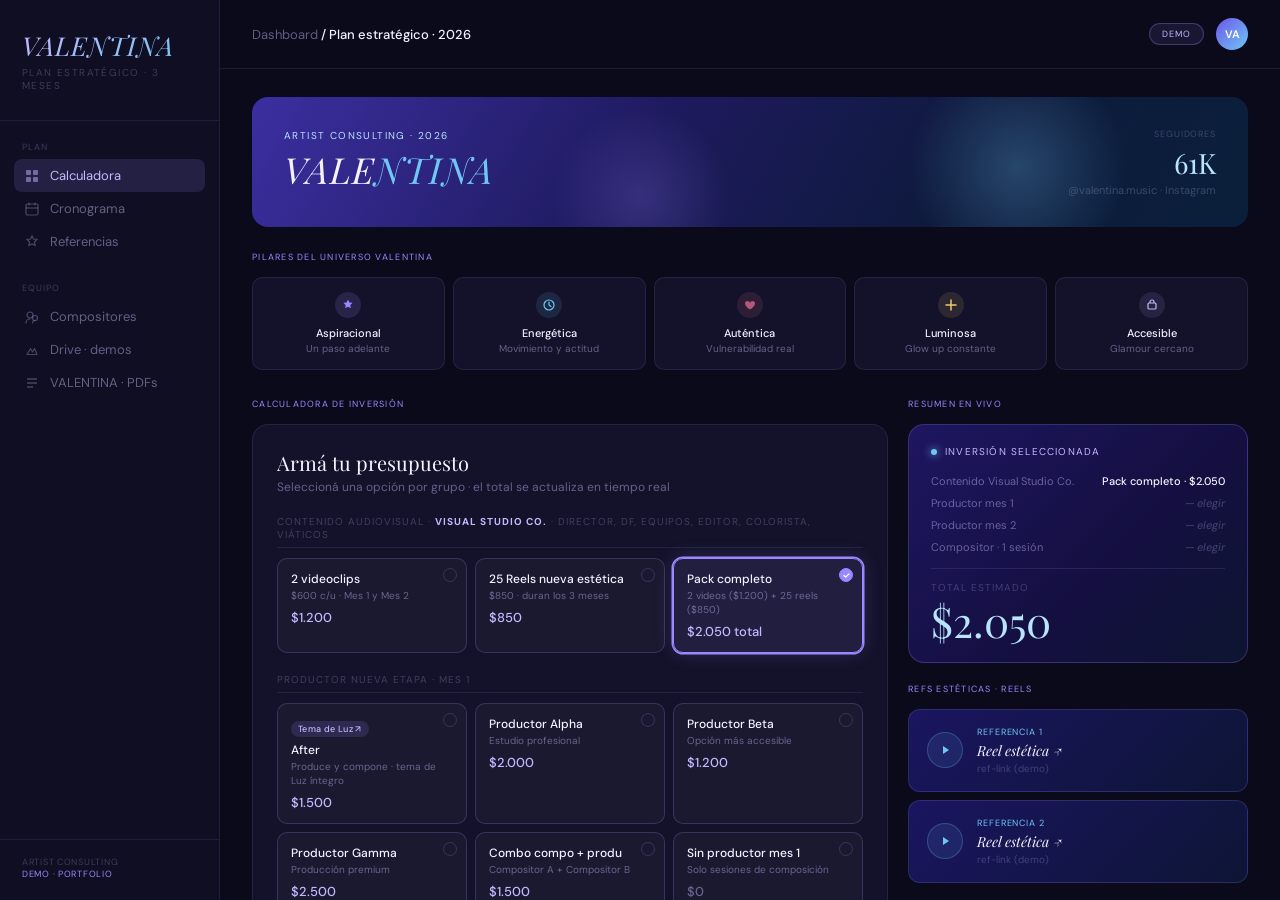
<file: dashboard-estrategia-artista/index.html>
<!DOCTYPE html>
<html lang="es">
<head>
<meta charset="UTF-8">
<meta name="viewport" content="width=device-width, initial-scale=1.0">
<title>Artist Strategic Plan — Demo</title>
<link href="https://fonts.googleapis.com/css2?family=Playfair+Display:ital,wght@0,400;0,700;1,400&family=DM+Sans:wght@300;400;500;600&display=swap" rel="stylesheet">
<style>
:root {
  --bg: #0b0a1a;
  --sidebar-bg: #0f0e22;
  --panel: #13122a;
  --panel2: #1a1835;
  --border: rgba(160,145,255,0.12);
  --border2: rgba(160,145,255,0.22);
  --violet: #9b87ff;
  --violet-d: #6c56e8;
  --violet-l: #c4b8ff;
  --sky: #6fc7f5;
  --sky-l: #b8e4fc;
  --rose: #f07098;
  --gold: #f0c96a;
  --silver-c: #9ea3bb;
  --bronze-c: #d49060;
  --white: #f4f2ff;
  --dim: rgba(200,195,255,0.45);
  --dim2: rgba(200,195,255,0.25);
  --sel-glow: 0 0 0 1.5px var(--violet), 0 0 20px rgba(155,135,255,0.2);
  --sel-bronze: 0 0 0 1.5px var(--bronze-c), 0 0 16px rgba(212,144,96,0.2);
  --sel-silver: 0 0 0 1.5px var(--silver-c), 0 0 16px rgba(158,163,187,0.2);
  --sel-gold: 0 0 0 1.5px var(--gold), 0 0 16px rgba(240,201,106,0.2);
}

* { box-sizing: border-box; margin: 0; padding: 0; }
html, body { height: 100%; }

body {
  font-family: 'DM Sans', sans-serif;
  background: var(--bg);
  color: var(--white);
  display: flex;
  min-height: 100vh;
  overflow-x: hidden;
}

a { color: inherit; text-decoration: none; }

/* ── SIDEBAR ── */
.sidebar {
  width: 220px;
  min-width: 220px;
  background: var(--sidebar-bg);
  border-right: 0.5px solid var(--border);
  display: flex;
  flex-direction: column;
  padding: 28px 0 20px;
  position: sticky;
  top: 0;
  height: 100vh;
  overflow-y: auto;
}

.logo {
  padding: 0 22px 28px;
  border-bottom: 0.5px solid var(--border);
  margin-bottom: 20px;
}
.logo-name {
  font-family: 'Playfair Display', serif;
  font-size: 26px;
  font-style: italic;
  letter-spacing: .04em;
  background: linear-gradient(135deg, var(--violet-l), var(--sky));
  -webkit-background-clip: text;
  -webkit-text-fill-color: transparent;
  background-clip: text;
}
.logo-sub {
  font-size: 10px;
  letter-spacing: .14em;
  text-transform: uppercase;
  color: var(--dim2);
  margin-top: 3px;
}

.nav-section {
  padding: 0 14px;
  margin-bottom: 24px;
}
.nav-label {
  font-size: 9px;
  letter-spacing: .12em;
  text-transform: uppercase;
  color: var(--dim2);
  padding: 0 8px;
  margin-bottom: 6px;
}
.nav-item {
  display: flex;
  align-items: center;
  gap: 10px;
  padding: 8px 10px;
  border-radius: 8px;
  font-size: 13px;
  color: var(--dim);
  cursor: pointer;
  transition: background .15s, color .15s;
  text-decoration: none;
}
.nav-item:hover { background: rgba(155,135,255,0.08); color: var(--white); }
.nav-item.active { background: rgba(155,135,255,0.15); color: var(--violet-l); }
.nav-icon { width: 16px; height: 16px; opacity: .7; flex-shrink: 0; }

.sidebar-footer {
  margin-top: auto;
  padding: 16px 22px 0;
  border-top: 0.5px solid var(--border);
}
.sidebar-badge {
  font-size: 9px;
  letter-spacing: .08em;
  text-transform: uppercase;
  color: var(--dim2);
}
.sidebar-badge span {
  color: var(--violet);
}

/* ── MAIN ── */
.main {
  flex: 1;
  overflow-y: auto;
  display: flex;
  flex-direction: column;
}

/* TOPBAR */
.topbar {
  display: flex;
  align-items: center;
  justify-content: space-between;
  padding: 18px 32px;
  border-bottom: 0.5px solid var(--border);
  position: sticky;
  top: 0;
  background: var(--bg);
  z-index: 10;
  backdrop-filter: blur(12px);
}
.topbar-left { font-size: 13px; color: var(--dim); }
.topbar-left strong { color: var(--white); font-weight: 500; }
.topbar-right {
  display: flex;
  align-items: center;
  gap: 12px;
}
.confidential-badge {
  font-size: 9px;
  letter-spacing: .12em;
  text-transform: uppercase;
  color: var(--violet);
  border: 0.5px solid rgba(155,135,255,0.3);
  padding: 4px 12px;
  border-radius: 20px;
}
.topbar-avatar {
  width: 32px;
  height: 32px;
  border-radius: 50%;
  background: linear-gradient(135deg, var(--violet-d), var(--sky));
  display: flex;
  align-items: center;
  justify-content: center;
  font-size: 11px;
  font-weight: 600;
  color: white;
}

/* ── CONTENT ── */
.content { padding: 28px 32px; flex: 1; }

/* HERO BANNER */
.hero-banner {
  border-radius: 16px;
  background: linear-gradient(120deg, #3b2fa0 0%, #1e1a5e 40%, #0e1a3d 70%, #0a1f3a 100%);
  padding: 28px 32px;
  margin-bottom: 24px;
  display: flex;
  align-items: center;
  justify-content: space-between;
  position: relative;
  overflow: hidden;
  min-height: 130px;
}
.hero-banner::before {
  content: '';
  position: absolute;
  top: -40px; right: 120px;
  width: 220px; height: 220px;
  border-radius: 50%;
  background: radial-gradient(circle, rgba(111,199,245,0.25) 0%, transparent 70%);
}
.hero-banner::after {
  content: '';
  position: absolute;
  bottom: -60px; left: 30%;
  width: 180px; height: 180px;
  border-radius: 50%;
  background: radial-gradient(circle, rgba(155,135,255,0.2) 0%, transparent 70%);
}
.hero-text { position: relative; z-index: 1; }
.hero-eyebrow {
  font-size: 10px;
  letter-spacing: .14em;
  text-transform: uppercase;
  color: var(--sky-l);
  margin-bottom: 8px;
}
.hero-title {
  font-family: 'Playfair Display', serif;
  font-size: 36px;
  font-style: italic;
  font-weight: 400;
  letter-spacing: .03em;
  line-height: 1.1;
  color: var(--white);
  margin-bottom: 6px;
}
.hero-title em { color: var(--sky); font-style: italic; }
.hero-tagline {
  font-size: 13px;
  color: rgba(200,195,255,0.6);
  font-style: italic;
}
.hero-right { position: relative; z-index: 1; text-align: right; }
.hero-stat-label { font-size: 9px; letter-spacing: .1em; text-transform: uppercase; color: var(--dim2); margin-bottom: 4px; }
.hero-stat-num {
  font-family: 'Playfair Display', serif;
  font-size: 28px;
  color: var(--sky-l);
}
.hero-stat-sub { font-size: 11px; color: var(--dim2); margin-top: 2px; }

/* TWO-COL LAYOUT */
.two-col {
  display: grid;
  grid-template-columns: 1fr 340px;
  gap: 20px;
  align-items: start;
}

/* SECTION TITLES */
.section-label {
  font-size: 9px;
  letter-spacing: .14em;
  text-transform: uppercase;
  color: var(--violet);
  margin-bottom: 14px;
}

/* ── CALCULATOR ── */
.calc-card {
  background: var(--panel);
  border: 0.5px solid var(--border);
  border-radius: 16px;
  padding: 24px;
  margin-bottom: 20px;
}
.calc-header { margin-bottom: 20px; }
.calc-title {
  font-family: 'Playfair Display', serif;
  font-size: 20px;
  color: var(--white);
  margin-bottom: 3px;
}
.calc-subtitle { font-size: 12px; color: var(--dim); }

.cgroup { margin-bottom: 20px; }
.cgroup-label {
  font-size: 10px;
  letter-spacing: .1em;
  text-transform: uppercase;
  color: var(--dim2);
  margin-bottom: 10px;
  padding-bottom: 6px;
  border-bottom: 0.5px solid var(--border);
}

/* OPTION GRID */
.ogrid { display: grid; gap: 8px; }
.ogrid.c2 { grid-template-columns: repeat(2,minmax(0,1fr)); }
.ogrid.c3 { grid-template-columns: repeat(3,minmax(0,1fr)); }
.ogrid.c4 { grid-template-columns: repeat(4,minmax(0,1fr)); }

.ocard {
  background: rgba(255,255,255,0.03);
  border: 0.5px solid var(--border2);
  border-radius: 10px;
  padding: 12px 13px;
  cursor: pointer;
  transition: all .15s;
  position: relative;
}
.ocard:hover { background: rgba(155,135,255,0.07); border-color: rgba(155,135,255,0.3); }
.ocard.sel { box-shadow: var(--sel-glow); border-color: var(--violet); background: rgba(155,135,255,0.1); }
.ocard.sel-bronze { box-shadow: var(--sel-bronze); border-color: var(--bronze-c); background: rgba(212,144,96,0.08); }
.ocard.sel-silver { box-shadow: var(--sel-silver); border-color: var(--silver-c); background: rgba(158,163,187,0.08); }
.ocard.sel-gold { box-shadow: var(--sel-gold); border-color: var(--gold); background: rgba(240,201,106,0.08); }

.ocheck {
  position: absolute;
  top: 9px; right: 9px;
  width: 14px; height: 14px;
  border-radius: 50%;
  border: 1px solid var(--border2);
  background: transparent;
  display: flex; align-items: center; justify-content: center;
  transition: all .15s;
}
.ocard.sel .ocheck { background: var(--violet); border-color: var(--violet); }
.ocard.sel-bronze .ocheck { background: var(--bronze-c); border-color: var(--bronze-c); }
.ocard.sel-silver .ocheck { background: var(--silver-c); border-color: var(--silver-c); }
.ocard.sel-gold .ocheck { background: var(--gold); border-color: var(--gold); }
.ocheck svg { display: none; }
.ocard.sel .ocheck svg, .ocard.sel-bronze .ocheck svg,
.ocard.sel-silver .ocheck svg, .ocard.sel-gold .ocheck svg { display: block; }

.obadge {
  display: inline-block;
  font-size: 9px;
  font-weight: 500;
  padding: 2px 7px;
  border-radius: 8px;
  margin-bottom: 5px;
  letter-spacing: .04em;
}
.b-bronze { background: rgba(212,144,96,0.15); color: var(--bronze-c); }
.b-silver { background: rgba(158,163,187,0.15); color: var(--silver-c); }
.b-gold { background: rgba(240,201,106,0.15); color: var(--gold); }
.b-link { background: rgba(155,135,255,0.15); color: var(--violet-l); }

.oname { font-size: 12px; font-weight: 500; color: var(--white); margin-bottom: 2px; padding-right: 18px; }
.odetail { font-size: 10px; color: var(--dim); line-height: 1.4; }
.oprice { font-size: 13px; font-weight: 500; color: var(--violet-l); margin-top: 6px; }
.oprice.bp { color: var(--bronze-c); }
.oprice.sp { color: var(--silver-c); }
.oprice.gp { color: var(--gold); }
.ofeats { margin-top: 5px; }
.ofeat {
  font-size: 10px;
  color: var(--dim);
  line-height: 1.5;
  padding-left: 10px;
  position: relative;
}
.ofeat::before {
  content: '';
  position: absolute;
  left: 0; top: 5px;
  width: 3px; height: 3px;
  border-radius: 50%;
  background: var(--violet);
}

/* ── LIVE TOTAL ── */
.live-total {
  background: linear-gradient(135deg, #1e1660 0%, #140f40 60%, #0d1530 100%);
  border: 0.5px solid rgba(155,135,255,0.25);
  border-radius: 16px;
  padding: 20px 22px;
  position: sticky;
  top: 78px;
}
.live-header {
  display: flex;
  align-items: center;
  gap: 8px;
  margin-bottom: 16px;
}
.live-dot {
  width: 6px; height: 6px;
  border-radius: 50%;
  background: var(--sky);
  box-shadow: 0 0 8px var(--sky);
  animation: pulse 2s ease-in-out infinite;
}
@keyframes pulse {
  0%, 100% { opacity: 1; }
  50% { opacity: .4; }
}
.live-title { font-size: 10px; letter-spacing: .12em; text-transform: uppercase; color: var(--violet-l); }

.live-rows { display: flex; flex-direction: column; gap: 8px; margin-bottom: 14px; }
.live-row { display: flex; justify-content: space-between; align-items: baseline; gap: 8px; }
.ll { font-size: 11px; color: var(--dim); flex-shrink: 0; }
.lv { font-size: 11px; font-weight: 500; color: var(--white); text-align: right; }
.lv.empty { color: var(--dim2); font-style: italic; }

.live-div {
  height: 0.5px;
  background: rgba(155,135,255,0.15);
  margin: 12px 0;
}

.live-grand-label { font-size: 10px; letter-spacing: .1em; text-transform: uppercase; color: var(--dim2); margin-bottom: 6px; }
.live-grand-num {
  font-family: 'Playfair Display', serif;
  font-size: 42px;
  font-weight: 400;
  color: var(--sky-l);
  line-height: 1;
}

/* PILARES */
.pilares {
  display: grid;
  grid-template-columns: repeat(5,1fr);
  gap: 8px;
  margin-bottom: 20px;
}
.pilar {
  background: var(--panel);
  border: 0.5px solid var(--border);
  border-radius: 10px;
  padding: 14px 10px;
  text-align: center;
  transition: border-color .15s;
}
.pilar:hover { border-color: rgba(155,135,255,0.3); }
.pdot {
  width: 26px; height: 26px;
  border-radius: 50%;
  margin: 0 auto 8px;
  display: flex; align-items: center; justify-content: center;
}
.pname { font-size: 11px; font-weight: 500; color: var(--white); margin-bottom: 2px; }
.pdesc { font-size: 10px; color: var(--dim); line-height: 1.3; }

/* CRONOGRAMA */
.months {
  display: grid;
  grid-template-columns: repeat(3,1fr);
  gap: 14px;
  margin-bottom: 20px;
}
.mcard {
  background: var(--panel);
  border: 0.5px solid var(--border);
  border-radius: 14px;
  overflow: hidden;
  display: flex;
  flex-direction: column;
}
.mhead { padding: 16px 18px 12px; border-bottom: 0.5px solid var(--border); }
.mnum { font-size: 9px; letter-spacing: .1em; text-transform: uppercase; margin-bottom: 4px; }
.m1 .mnum, .m2 .mnum { color: var(--violet-l); }
.m3 .mnum { color: var(--sky); }
.mtitle {
  font-family: 'Playfair Display', serif;
  font-size: 16px;
  color: var(--white);
  line-height: 1.25;
  margin-bottom: 3px;
}
.msub { font-size: 10px; color: var(--dim); }
.mweeks { padding: 14px 18px; flex: 1; }
.week { margin-bottom: 12px; }
.week:last-child { margin-bottom: 0; }
.wtag { font-size: 9px; letter-spacing: .08em; text-transform: uppercase; color: var(--violet); margin-bottom: 2px; }
.wfocus { font-size: 12px; font-weight: 500; color: var(--white); margin-bottom: 4px; }
.wtask {
  font-size: 11px;
  color: var(--dim);
  padding-left: 10px;
  position: relative;
  line-height: 1.5;
}
.wtask::before {
  content: '';
  position: absolute;
  left: 0; top: 6px;
  width: 3px; height: 3px;
  border-radius: 50%;
  background: var(--sky);
}
.mbud {
  padding: 12px 18px;
  border-top: 0.5px solid var(--border);
  background: rgba(255,255,255,0.02);
}
.bhead { font-size: 9px; letter-spacing: .1em; text-transform: uppercase; color: var(--dim2); margin-bottom: 7px; }
.brow { display: flex; justify-content: space-between; font-size: 11px; margin-bottom: 3px; }
.brow .bl { color: var(--dim); }
.brow .ba { font-weight: 500; color: var(--violet-l); }

/* REFERENCIAS */
.rgrid { display: grid; grid-template-columns: repeat(2,1fr); gap: 12px; margin-bottom: 20px; }
.rcard {
  background: var(--panel);
  border: 0.5px solid var(--border);
  border-radius: 12px;
  padding: 16px 18px;
}
.rlabel { font-size: 9px; letter-spacing: .1em; text-transform: uppercase; color: var(--dim2); margin-bottom: 6px; }
.rtitle {
  font-family: 'Playfair Display', serif;
  font-size: 16px;
  font-style: italic;
  color: var(--white);
  margin-bottom: 3px;
}
.rdetail { font-size: 11px; color: var(--dim); margin-bottom: 10px; line-height: 1.5; }
.tagsrow { display: flex; flex-wrap: wrap; gap: 4px; }
.tag {
  font-size: 10px;
  padding: 3px 8px;
  border-radius: 6px;
  border: 0.5px solid var(--border2);
  color: var(--dim);
}
.tag.c { border-color: rgba(111,199,245,0.25); color: var(--sky-l); background: rgba(111,199,245,0.07); }

/* COMPOSITORES */
.cgrid { display: grid; grid-template-columns: repeat(3,1fr); gap: 10px; margin-bottom: 20px; }
.ccard {
  background: var(--panel);
  border: 0.5px solid var(--border);
  border-radius: 12px;
  overflow: hidden;
}
.chead {
  padding: 12px 14px 10px;
  border-bottom: 0.5px solid var(--border);
  background: linear-gradient(135deg, rgba(155,135,255,0.05), transparent);
}
.crole { font-size: 9px; letter-spacing: .08em; text-transform: uppercase; color: var(--dim2); margin-bottom: 3px; }
.cname {
  font-family: 'Playfair Display', serif;
  font-size: 16px;
  color: var(--white);
}
.csub { font-size: 10px; color: var(--dim); margin-top: 1px; }
.cbody { padding: 10px 14px 12px; }
.cwlabel { font-size: 9px; letter-spacing: .06em; text-transform: uppercase; color: var(--violet); margin-bottom: 4px; }
.cwork { font-size: 11px; color: var(--dim); margin-bottom: 2px; }
.clink {
  display: inline-block;
  margin-top: 8px;
  font-size: 11px;
  font-weight: 500;
  color: var(--sky);
  border: 0.5px solid rgba(111,199,245,0.25);
  padding: 4px 10px;
  border-radius: 6px;
  transition: background .15s;
}
.clink:hover { background: rgba(111,199,245,0.08); }

/* DRIVE */
.drive-bar {
  background: linear-gradient(120deg, #1a1050 0%, #0d1535 100%);
  border: 0.5px solid rgba(111,199,245,0.2);
  border-radius: 12px;
  padding: 16px 20px;
  margin-bottom: 20px;
  display: flex;
  align-items: center;
  justify-content: space-between;
  gap: 16px;
}
.dlabel { font-size: 9px; letter-spacing: .1em; text-transform: uppercase; color: var(--sky); margin-bottom: 4px; }
.dtitle {
  font-family: 'Playfair Display', serif;
  font-size: 16px;
  color: var(--white);
  margin-bottom: 2px;
}
.dsub { font-size: 11px; color: var(--dim); }
.dbtn {
  flex-shrink: 0;
  padding: 9px 18px;
  border-radius: 8px;
  background: rgba(111,199,245,0.1);
  border: 0.5px solid rgba(111,199,245,0.3);
  color: var(--sky-l);
  font-size: 12px;
  font-weight: 500;
  white-space: nowrap;
  transition: background .15s;
}
.dbtn:hover { background: rgba(111,199,245,0.18); }

/* CHALLENGE */
.chal-bar {
  background: linear-gradient(120deg, #1a1050 0%, #0e1230 100%);
  border: 0.5px solid rgba(155,135,255,0.2);
  border-radius: 12px;
  padding: 18px 22px;
  margin-bottom: 20px;
  display: flex;
  align-items: center;
  gap: 18px;
}
.chalicon {
  width: 44px; height: 44px;
  border-radius: 50%;
  background: rgba(155,135,255,0.1);
  border: 0.5px solid rgba(155,135,255,0.25);
  flex-shrink: 0;
  display: flex; align-items: center; justify-content: center;
}
.challabel { font-size: 9px; letter-spacing: .1em; text-transform: uppercase; color: var(--violet-l); margin-bottom: 4px; }
.chaltext { font-size: 12px; color: var(--dim); line-height: 1.6; }
.chaltext strong { color: var(--white); font-weight: 500; }
.chaltagline {
  font-family: 'Playfair Display', serif;
  font-size: 14px;
  font-style: italic;
  color: var(--violet-l);
  margin-top: 5px;
}

/* REFS VISUALES */
.ref-visual-grid { display: grid; grid-template-columns: 1fr 1fr; gap: 10px; margin-bottom: 20px; }
.ref-visual-card {
  background: linear-gradient(135deg, #1a1560, #0d1535);
  border: 0.5px solid rgba(155,135,255,0.2);
  border-radius: 12px;
  padding: 16px 18px;
  display: flex;
  align-items: center;
  gap: 14px;
  text-decoration: none;
  transition: border-color .15s;
}
.ref-visual-card:hover { border-color: rgba(111,199,245,0.4); }
.ref-play {
  width: 36px; height: 36px;
  border-radius: 50%;
  background: rgba(111,199,245,0.1);
  border: 0.5px solid rgba(111,199,245,0.25);
  flex-shrink: 0;
  display: flex; align-items: center; justify-content: center;
}
.ref-eyebrow { font-size: 9px; letter-spacing: .1em; text-transform: uppercase; color: var(--sky); margin-bottom: 3px; }
.ref-name {
  font-family: 'Playfair Display', serif;
  font-size: 14px;
  font-style: italic;
  color: var(--white);
}
.ref-url { font-size: 10px; color: var(--dim2); margin-top: 2px; }

/* NOTE */
.note { font-size: 10px; color: var(--dim2); font-style: italic; margin-top: 6px; }

/* FOOTER */
.footer {
  padding: 16px 32px;
  border-top: 0.5px solid var(--border);
  display: flex;
  justify-content: space-between;
  align-items: center;
}
.fbrand {
  font-family: 'Playfair Display', serif;
  font-size: 13px;
  font-style: italic;
  color: var(--dim2);
}
.finfo { font-size: 10px; color: var(--dim2); letter-spacing: .06em; }

/* SCROLLBAR */
::-webkit-scrollbar { width: 4px; }
::-webkit-scrollbar-track { background: transparent; }
::-webkit-scrollbar-thumb { background: rgba(155,135,255,0.2); border-radius: 2px; }

/* ── RESPONSIVE MOBILE ── */
@media (max-width: 900px) {
  /* Cronograma: de 3 columnas a 1 columna */
  .months {
    grid-template-columns: 1fr;
  }
}

@media (max-width: 768px) {
  body { flex-direction: column; }

  /* SIDEBAR → barra horizontal */
  .sidebar {
    width: 100%;
    min-width: unset;
    height: auto;
    position: relative;
    top: auto;
    flex-direction: row;
    flex-wrap: nowrap;
    overflow-x: auto;
    padding: 10px 12px;
    border-right: none;
    border-bottom: 0.5px solid var(--border);
    align-items: center;
    gap: 4px;
    -webkit-overflow-scrolling: touch;
  }
  .logo {
    padding: 0 12px 0 0;
    border-bottom: none;
    margin-bottom: 0;
    border-right: 0.5px solid var(--border);
    margin-right: 8px;
    flex-shrink: 0;
  }
  .logo-name { font-size: 18px; }
  .logo-sub { display: none; }
  .nav-section {
    display: flex;
    flex-direction: row;
    gap: 2px;
    padding: 0;
    margin-bottom: 0;
    flex-shrink: 0;
  }
  .nav-label { display: none; }
  .nav-item {
    padding: 6px 10px;
    font-size: 12px;
    white-space: nowrap;
    flex-shrink: 0;
  }
  .sidebar-footer { display: none; }

  /* MAIN */
  .main { overflow-y: visible; min-height: 0; }

  /* TOPBAR */
  .topbar {
    padding: 10px 14px;
    position: relative;
    top: auto;
  }
  .topbar-left { font-size: 11px; }
  .confidential-badge { display: none; }

  /* CONTENT */
  .content { padding: 14px; }

  /* HERO */
  .hero-banner {
    flex-direction: column;
    align-items: flex-start;
    gap: 12px;
    padding: 18px;
    min-height: auto;
  }
  .hero-title { font-size: 26px; }
  .hero-right { text-align: left; }

  /* PILARES */
  .pilares { gap: 6px; flex-wrap: wrap; }
  .pilar { min-width: 70px; }

  /* TWO-COL → una columna */
  .two-col { grid-template-columns: 1fr; }

  /* CALCULADORA */
  .calc-card { padding: 14px; }
  .cgroup { margin-bottom: 18px; }
  .ogrid.c3 { grid-template-columns: 1fr 1fr; }
  .ogrid.c4 { grid-template-columns: 1fr 1fr; }
  .ogrid.c2 { grid-template-columns: 1fr; }

  /* CRONOGRAMA → una columna por mes, semanas en columna */
  .months { grid-template-columns: 1fr; gap: 12px; }
  .mcard { border-radius: 12px; }
  .mhead { padding: 14px 14px 10px; }
  .mtitle { font-size: 15px; }
  .mweeks { padding: 10px 14px; }
  .week { margin-bottom: 14px; padding-bottom: 14px; border-bottom: 0.5px solid var(--border); }
  .week:last-child { border-bottom: none; margin-bottom: 0; padding-bottom: 0; }
  .wtag { font-size: 9px; margin-bottom: 4px; }
  .wfocus { font-size: 13px; margin-bottom: 8px; }
  .wtask { font-size: 12px; padding: 4px 0 4px 10px; }
  .mbud { padding: 10px 14px; }
  .brow { font-size: 12px; padding: 6px 0; }

  /* REFS */
  .ref-visual-grid { grid-template-columns: 1fr; }

  /* LIVE TOTAL */
  .live-total { position: relative; top: auto; }
  .live-grand-num { font-size: 28px; }
}

@media (max-width: 420px) {
  .ogrid.c3, .ogrid.c4 { grid-template-columns: 1fr; }
  .hero-title { font-size: 22px; }
  .hero-stat-num { font-size: 22px; }
  .ocard { padding: 12px; }
  .oname { font-size: 13px; }
  .oprice { font-size: 13px; }
}
</style>
</head>
<body>

<!-- SIDEBAR -->
<nav class="sidebar">
  <div class="logo">
    <div class="logo-name">VALENTINA</div>
    <div class="logo-sub">Plan estratégico · 3 meses</div>
  </div>

  <div class="nav-section">
    <div class="nav-label">Plan</div>
    <a href="#calc" class="nav-item active">
      <svg class="nav-icon" viewBox="0 0 16 16" fill="none"><rect x="2" y="2" width="5" height="5" rx="1" fill="currentColor" opacity=".7"/><rect x="9" y="2" width="5" height="5" rx="1" fill="currentColor" opacity=".7"/><rect x="2" y="9" width="5" height="5" rx="1" fill="currentColor" opacity=".7"/><rect x="9" y="9" width="5" height="5" rx="1" fill="currentColor" opacity=".7"/></svg>
      Calculadora
    </a>
    <a href="#cronograma" class="nav-item">
      <svg class="nav-icon" viewBox="0 0 16 16" fill="none"><rect x="2" y="3" width="12" height="11" rx="1.5" stroke="currentColor" stroke-width="1.2"/><path d="M5 2v2M11 2v2" stroke="currentColor" stroke-width="1.2" stroke-linecap="round"/><path d="M2 7h12" stroke="currentColor" stroke-width="1.2"/></svg>
      Cronograma
    </a>
    <a href="#refs" class="nav-item">
      <svg class="nav-icon" viewBox="0 0 16 16" fill="none"><path d="M8 2l1.5 3 3.5.5-2.5 2.5.6 3.5L8 10l-3.1 1.5.6-3.5L3 5.5l3.5-.5z" stroke="currentColor" stroke-width="1.2" fill="none"/></svg>
      Referencias
    </a>
  </div>

  <div class="nav-section">
    <div class="nav-label">Equipo</div>
    <a href="#compositores" class="nav-item">
      <svg class="nav-icon" viewBox="0 0 16 16" fill="none"><circle cx="6" cy="6" r="3" stroke="currentColor" stroke-width="1.2"/><path d="M2 14c0-2.2 1.8-4 4-4" stroke="currentColor" stroke-width="1.2" stroke-linecap="round"/><circle cx="11" cy="9" r="2.5" stroke="currentColor" stroke-width="1.2"/><path d="M8.5 14c0-1.4.9-2.5 2.5-2.5" stroke="currentColor" stroke-width="1.2" stroke-linecap="round"/></svg>
      Compositores
    </a>
    <a href="#demo-link" target="_blank" class="nav-item">
      <svg class="nav-icon" viewBox="0 0 16 16" fill="none"><path d="M3 12.5L6.5 6.5 8.5 10l2-3.5 2.5 6H3z" stroke="currentColor" stroke-width="1.1" stroke-linejoin="round"/></svg>
      Drive · demos
    </a>
    <a href="#demo-link" target="_blank" class="nav-item">
      <svg class="nav-icon" viewBox="0 0 16 16" fill="none"><path d="M3 3h10v2H3zM3 7h10v2H3zM3 11h6v2H3z" fill="currentColor" opacity=".7"/></svg>
      VALENTINA · PDFs
    </a>
  </div>

  <div class="sidebar-footer">
    <div class="sidebar-badge">Artist Consulting<br><span>Demo · Portfolio</span></div>
  </div>
</nav>

<!-- MAIN -->
<div class="main">
  <!-- TOPBAR -->
  <div class="topbar">
    <div class="topbar-left">Dashboard <strong>/ Plan estratégico · 2026</strong></div>
    <div class="topbar-right">
      <div class="confidential-badge" style="background:rgba(155,135,255,0.1);color:var(--violet-l);">Demo</div>
      <div class="topbar-avatar">VA</div>
    </div>
  </div>

  <div class="content">

    <!-- HERO -->
    <div class="hero-banner">
      <div class="hero-text">
        <div class="hero-eyebrow">Artist Consulting · 2026</div>
        <div class="hero-title">VALE<em>NTINA</em></div>

      </div>
      <div class="hero-right">
        <div class="hero-stat-label">Seguidores</div>
        <div class="hero-stat-num">61K</div>
        <div class="hero-stat-sub">@valentina.music · Instagram</div>
      </div>
    </div>

    <!-- PILARES -->
    <div class="section-label">Pilares del universo Valentina</div>
    <div class="pilares" style="margin-bottom:28px;">
      <div class="pilar"><div class="pdot" style="background:rgba(155,135,255,0.15)"><svg width="14" height="14" viewBox="0 0 14 14" fill="none"><path d="M7 1.5l1.4 2.9 3.2.47-2.3 2.24.54 3.17L7 8.82l-2.84 1.48.54-3.17L2.4 4.87l3.2-.47z" fill="#9b87ff"/></svg></div><div class="pname">Aspiracional</div><div class="pdesc">Un paso adelante</div></div>
      <div class="pilar"><div class="pdot" style="background:rgba(111,199,245,0.12)"><svg width="14" height="14" viewBox="0 0 14 14" fill="none"><circle cx="7" cy="7" r="5" stroke="#6fc7f5" stroke-width="1.2"/><path d="M7 4v3l2 1.5" stroke="#6fc7f5" stroke-width="1.2" stroke-linecap="round"/></svg></div><div class="pname">Energética</div><div class="pdesc">Movimiento y actitud</div></div>
      <div class="pilar"><div class="pdot" style="background:rgba(240,112,152,0.12)"><svg width="14" height="14" viewBox="0 0 14 14" fill="none"><path d="M7 11.5C7 11.5 2 8.5 2 5.5a2.5 2.5 0 015 0 2.5 2.5 0 015 0c0 3-5 6-5 6z" fill="#f07098" opacity=".7"/></svg></div><div class="pname">Auténtica</div><div class="pdesc">Vulnerabilidad real</div></div>
      <div class="pilar"><div class="pdot" style="background:rgba(240,201,106,0.12)"><svg width="14" height="14" viewBox="0 0 14 14" fill="none"><path d="M7 2v10M2 7h10" stroke="#f0c96a" stroke-width="1.5" stroke-linecap="round"/></svg></div><div class="pname">Luminosa</div><div class="pdesc">Glow up constante</div></div>
      <div class="pilar"><div class="pdot" style="background:rgba(196,184,255,0.1)"><svg width="14" height="14" viewBox="0 0 14 14" fill="none"><rect x="3" y="5" width="8" height="6" rx="1" stroke="#c4b8ff" stroke-width="1.2"/><path d="M5 5V4a2 2 0 014 0v1" stroke="#c4b8ff" stroke-width="1.2"/></svg></div><div class="pname">Accesible</div><div class="pdesc">Glamour cercano</div></div>
    </div>

    <!-- CALCULATOR + LIVE TOTAL -->
    <div id="calc" class="two-col">

      <!-- LEFT: CALC -->
      <div>
        <div class="section-label">Calculadora de inversión</div>
        <div class="calc-card">
          <div class="calc-header">
            <div class="calc-title">Armá tu presupuesto</div>
            <div class="calc-subtitle">Seleccioná una opción por grupo · el total se actualiza en tiempo real</div>
          </div>

          <!-- CONTENIDO AUDIOVISUAL -->
          <div class="cgroup">
            <div class="cgroup-label">Contenido audiovisual · <strong style="color:var(--violet-l);">Visual Studio Co.</strong> · Director, DF, equipos, editor, colorista, viáticos</div>
            <div class="ogrid c3">
              <div class="ocard" data-group="cont_videos" data-value="1200" data-label="2 videos · $1.200">
                <div class="ocheck"><svg width="7" height="5" viewBox="0 0 8 6" fill="none"><path d="M1 3l2 2 4-4" stroke="white" stroke-width="1.5" stroke-linecap="round" stroke-linejoin="round"/></svg></div>
                <div class="oname">2 videoclips</div>
                <div class="odetail">$600 c/u · Mes 1 y Mes 2</div>
                <div class="oprice">$1.200</div>
              </div>
              <div class="ocard" data-group="cont_reels" data-value="850" data-label="25 Reels · $850">
                <div class="ocheck"><svg width="7" height="5" viewBox="0 0 8 6" fill="none"><path d="M1 3l2 2 4-4" stroke="white" stroke-width="1.5" stroke-linecap="round" stroke-linejoin="round"/></svg></div>
                <div class="oname">25 Reels nueva estética</div>
                <div class="odetail">$850 · duran los 3 meses</div>
                <div class="oprice">$850</div>
              </div>
              <div class="ocard sel" data-group="cont_combo" data-value="2050" data-label="Pack completo · $2.050">
                <div class="ocheck"><svg width="7" height="5" viewBox="0 0 8 6" fill="none"><path d="M1 3l2 2 4-4" stroke="white" stroke-width="1.5" stroke-linecap="round" stroke-linejoin="round"/></svg></div>
                <div class="oname">Pack completo</div>
                <div class="odetail">2 videos ($1.200) + 25 reels ($850)</div>
                <div class="oprice">$2.050 total</div>
              </div>
            </div>
          </div>

          <!-- PRODUCTOR MES 1 -->
          <div class="cgroup">
            <div class="cgroup-label">Productor nueva etapa · Mes 1</div>
            <div class="ogrid c3">
              <div class="ocard" data-group="prod1" data-value="1500" data-label="After · $1.500">
                <div class="ocheck"><svg width="7" height="5" viewBox="0 0 8 6" fill="none"><path d="M1 3l2 2 4-4" stroke="white" stroke-width="1.5" stroke-linecap="round" stroke-linejoin="round"/></svg></div>
                <div class="obadge b-link"><a href="https://www.youtube.com/watch?v=8jAqFolV0DU&list=RD8jAqFolV0DU&start_radio=1" target="_blank" style="color:inherit;text-decoration:none;">Tema de Luz ↗</a></div>
                <div class="oname">After</div>
                <div class="odetail">Produce y compone · tema de Luz íntegro</div>
                <div class="oprice">$1.500</div>
              </div>
              <div class="ocard" data-group="prod1" data-value="2000" data-label="Productor Alpha · $2.000">
                <div class="ocheck"><svg width="7" height="5" viewBox="0 0 8 6" fill="none"><path d="M1 3l2 2 4-4" stroke="white" stroke-width="1.5" stroke-linecap="round" stroke-linejoin="round"/></svg></div>
                <div class="oname">Productor Alpha</div>
                <div class="odetail">Estudio profesional</div>
                <div class="oprice">$2.000</div>
              </div>
              <div class="ocard" data-group="prod1" data-value="1200" data-label="Productor Beta · $1.200">
                <div class="ocheck"><svg width="7" height="5" viewBox="0 0 8 6" fill="none"><path d="M1 3l2 2 4-4" stroke="white" stroke-width="1.5" stroke-linecap="round" stroke-linejoin="round"/></svg></div>
                <div class="oname">Productor Beta</div>
                <div class="odetail">Opción más accesible</div>
                <div class="oprice">$1.200</div>
              </div>
              <div class="ocard" data-group="prod1" data-value="2500" data-label="Productor Gamma · $2.500">
                <div class="ocheck"><svg width="7" height="5" viewBox="0 0 8 6" fill="none"><path d="M1 3l2 2 4-4" stroke="white" stroke-width="1.5" stroke-linecap="round" stroke-linejoin="round"/></svg></div>
                <div class="oname">Productor Gamma</div>
                <div class="odetail">Producción premium</div>
                <div class="oprice">$2.500</div>
              </div>
              <div class="ocard" data-group="prod1" data-value="1500" data-label="Combo compo + produ · $1.500">
                <div class="ocheck"><svg width="7" height="5" viewBox="0 0 8 6" fill="none"><path d="M1 3l2 2 4-4" stroke="white" stroke-width="1.5" stroke-linecap="round" stroke-linejoin="round"/></svg></div>
                <div class="oname">Combo compo + produ</div>
                <div class="odetail">Compositor A + Compositor B</div>
                <div class="oprice">$1.500</div>
              </div>
              <div class="ocard" data-group="prod1" data-value="0" data-label="Sin productor mes 1">
                <div class="ocheck"><svg width="7" height="5" viewBox="0 0 8 6" fill="none"><path d="M1 3l2 2 4-4" stroke="white" stroke-width="1.5" stroke-linecap="round" stroke-linejoin="round"/></svg></div>
                <div class="oname">Sin productor mes 1</div>
                <div class="odetail">Solo sesiones de composición</div>
                <div class="oprice" style="color:var(--dim);">$0</div>
              </div>
            </div>
          </div>

          <!-- PRODUCTOR MES 2 -->
          <div class="cgroup">
            <div class="cgroup-label">Productor nueva etapa · Mes 2 (puede ser distinto)</div>
            <div class="ogrid c3">
              <div class="ocard" data-group="prod2" data-value="1500" data-label="After · $1.500">
                <div class="ocheck"><svg width="7" height="5" viewBox="0 0 8 6" fill="none"><path d="M1 3l2 2 4-4" stroke="white" stroke-width="1.5" stroke-linecap="round" stroke-linejoin="round"/></svg></div>
                <div class="obadge b-link"><a href="https://www.youtube.com/watch?v=8jAqFolV0DU" target="_blank" style="color:inherit;text-decoration:none;">Tema de Luz ↗</a></div>
                <div class="oname">After</div>
                <div class="odetail">Produce y compone · tema de Luz</div>
                <div class="oprice">$1.500</div>
              </div>
              <div class="ocard" data-group="prod2" data-value="2000" data-label="Productor Alpha · $2.000">
                <div class="ocheck"><svg width="7" height="5" viewBox="0 0 8 6" fill="none"><path d="M1 3l2 2 4-4" stroke="white" stroke-width="1.5" stroke-linecap="round" stroke-linejoin="round"/></svg></div>
                <div class="oname">Productor Alpha</div>
                <div class="odetail">Estudio profesional</div>
                <div class="oprice">$2.000</div>
              </div>
              <div class="ocard" data-group="prod2" data-value="1200" data-label="Productor Beta · $1.200">
                <div class="ocheck"><svg width="7" height="5" viewBox="0 0 8 6" fill="none"><path d="M1 3l2 2 4-4" stroke="white" stroke-width="1.5" stroke-linecap="round" stroke-linejoin="round"/></svg></div>
                <div class="oname">Productor Beta</div>
                <div class="odetail">Opción más accesible</div>
                <div class="oprice">$1.200</div>
              </div>
              <div class="ocard" data-group="prod2" data-value="2500" data-label="Productor Gamma · $2.500">
                <div class="ocheck"><svg width="7" height="5" viewBox="0 0 8 6" fill="none"><path d="M1 3l2 2 4-4" stroke="white" stroke-width="1.5" stroke-linecap="round" stroke-linejoin="round"/></svg></div>
                <div class="oname">Productor Gamma</div>
                <div class="odetail">Producción premium</div>
                <div class="oprice">$2.500</div>
              </div>
              <div class="ocard" data-group="prod2" data-value="1500" data-label="Combo compo + produ · $1.500">
                <div class="ocheck"><svg width="7" height="5" viewBox="0 0 8 6" fill="none"><path d="M1 3l2 2 4-4" stroke="white" stroke-width="1.5" stroke-linecap="round" stroke-linejoin="round"/></svg></div>
                <div class="oname">Combo compo + produ</div>
                <div class="odetail">Compositor A + Compositor B</div>
                <div class="oprice">$1.500</div>
              </div>
              <div class="ocard" data-group="prod2" data-value="0" data-label="Sin productor mes 2">
                <div class="ocheck"><svg width="7" height="5" viewBox="0 0 8 6" fill="none"><path d="M1 3l2 2 4-4" stroke="white" stroke-width="1.5" stroke-linecap="round" stroke-linejoin="round"/></svg></div>
                <div class="oname">Sin productor mes 2</div>
                <div class="odetail">Solo sesiones de composición</div>
                <div class="oprice" style="color:var(--dim);">$0</div>
              </div>
            </div>
          </div>

          <!-- COMPOSITOR -->
          <div class="cgroup">
            <div class="cgroup-label">Compositores · Opciones disponibles · $100 c/u · $200 mensual</div>
            <div class="ogrid c4">
              <div class="ocard" data-group="compositor" data-value="500" data-label="Compositor Premium · $500">
                <div class="ocheck"><svg width="7" height="5" viewBox="0 0 8 6" fill="none"><path d="M1 3l2 2 4-4" stroke="white" stroke-width="1.5" stroke-linecap="round" stroke-linejoin="round"/></svg></div>
                <div class="oname">Compositor Premium</div>
                <div class="odetail">Compositora top-tier · $500 fee fijo</div>
                <div class="oprice">$500 / sesión</div>
              </div>
              <div class="ocard" data-group="compositor" data-value="100" data-label="Compositor A · $100/mes">
                <div class="ocheck"><svg width="7" height="5" viewBox="0 0 8 6" fill="none"><path d="M1 3l2 2 4-4" stroke="white" stroke-width="1.5" stroke-linecap="round" stroke-linejoin="round"/></svg></div>
                <div class="oname">Compositor A</div>
                <div class="odetail">$100 / mes</div>
                <div class="oprice">$100 / mes</div>
              </div>
              <div class="ocard" data-group="compositor" data-value="100" data-label="Compositor B · $100/mes">
                <div class="ocheck"><svg width="7" height="5" viewBox="0 0 8 6" fill="none"><path d="M1 3l2 2 4-4" stroke="white" stroke-width="1.5" stroke-linecap="round" stroke-linejoin="round"/></svg></div>
                <div class="oname">Compositor B</div>
                <div class="odetail">$100 / mes</div>
                <div class="oprice">$100 / mes</div>
              </div>
              <div class="ocard" data-group="compositor" data-value="0" data-label="Sin compositor aún">
                <div class="ocheck"><svg width="7" height="5" viewBox="0 0 8 6" fill="none"><path d="M1 3l2 2 4-4" stroke="white" stroke-width="1.5" stroke-linecap="round" stroke-linejoin="round"/></svg></div>
                <div class="oname">Sin compositor aún</div>
                <div class="odetail">Definir más adelante</div>
                <div class="oprice" style="color:var(--dim);">$0</div>
              </div>
            </div>
          </div>

        </div><!-- /calc-card -->
      </div><!-- /left -->

      <!-- RIGHT: LIVE TOTAL -->
      <div>
        <div class="section-label">Resumen en vivo</div>
        <div class="live-total">
          <div class="live-header">
            <div class="live-dot"></div>
            <div class="live-title">Inversión seleccionada</div>
          </div>
          <div class="live-rows">
            <div class="live-row"><span class="ll">Contenido Visual Studio Co.</span><span class="lv" id="lv-cont">Pack completo · $2.050</span></div>
            
            <div class="live-row"><span class="ll">Productor mes 1</span><span class="lv empty" id="lv-prod1">— elegir</span></div>
            <div class="live-row"><span class="ll">Productor mes 2</span><span class="lv empty" id="lv-prod2">— elegir</span></div>
            <div class="live-row"><span class="ll">Compositor · 1 sesión</span><span class="lv empty" id="lv-comp">— elegir</span></div>
          </div>
          <div class="live-div"></div>
          <div class="live-grand-label">Total estimado</div>
          <div class="live-grand-num" id="lv-total">$2.050</div>
        </div>

        <!-- REFS VISUALES en sidebar derecho -->
        <div style="margin-top:20px;">
          <div class="section-label">Refs estéticas · reels</div>
          <div style="display:flex;flex-direction:column;gap:8px;">
            <a href="#demo-link" target="_blank" class="ref-visual-card">
              <div class="ref-play"><svg width="12" height="12" viewBox="0 0 12 12" fill="none"><polygon points="4,2 10,6 4,10" fill="#6fc7f5"/></svg></div>
              <div>
                <div class="ref-eyebrow">Referencia 1</div>
                <div class="ref-name">Reel estética ↗</div>
                <div class="ref-url">ref-link (demo)</div>
              </div>
            </a>
            <a href="#demo-link" target="_blank" class="ref-visual-card">
              <div class="ref-play"><svg width="12" height="12" viewBox="0 0 12 12" fill="none"><polygon points="4,2 10,6 4,10" fill="#6fc7f5"/></svg></div>
              <div>
                <div class="ref-eyebrow">Referencia 2</div>
                <div class="ref-name">Reel estética ↗</div>
                <div class="ref-url">ref-link (demo)</div>
              </div>
            </a>
          </div>
        </div>

      </div><!-- /right -->
    </div><!-- /two-col -->

    <!-- CRONOGRAMA -->
    <div id="cronograma" style="margin-top:32px;">
      <div class="section-label">Cronograma semanal · 3 meses</div>
      <div class="months">

        <div class="mcard m1">
          <div class="mhead">
            <div class="mnum">Mes 1 · Semanas 1–4</div>
            <div class="mtitle">Tema 1 — cierre de etapa</div>
            <div class="msub">Pre-roll · estudio nueva era · lanzamiento S3 · reels</div>
          </div>
          <div class="mweeks">
            <div class="week">
              <div class="wtag">Semana 1 — Pre-roll + estudio</div>
              <div class="wfocus">Arranque doble: cierre viejo + nueva era</div>
              <div class="wtask">Pre-roll Tema 1 en Instagram (tono de cierre)</div>
              <div class="wtask">Pre-save Spotify activado</div>
              <div class="wtask">Primera sesión de estudio nueva etapa</div>
              <div class="wtask">Primera sesión con compositor elegido</div>
              <div class="wtask">Subir reels 1–6 de Visual Studio Co.</div>
            </div>
            <div class="week">
              <div class="wtag">Semana 2 — Preparación + estudio</div>
              <div class="wfocus">Assets listos + sesiones en curso</div>
              <div class="wtask">Preparar assets visuales del lanzamiento</div>
              <div class="wtask">Pitch playlists editoriales Spotify</div>
              <div class="wtask">Sesiones estudio y composición (2–3x semana)</div>
              <div class="wtask">Subir reels 7–14 Visual Studio Co.</div>
            </div>
            <div class="week">
              <div class="wtag">Semana 3 — Lanzamiento</div>
              <div class="wfocus">Tema 1 live · challenge activo</div>
              <div class="wtask">Lanzamiento Tema 1 en todas las plataformas</div>
                            <div class="wtask">Activar challenge fácil de replicar</div>
              <div class="wtask">Subir reels 15–20 · teasers y outnow activos</div>
            </div>
            <div class="week">
              <div class="wtag">Semana 4 — Posicionamiento</div>
              <div class="wfocus">Sostener · métricas · nueva era avanza</div>
              <div class="wtask">Amplificar challenge que más traccionó</div>
              <div class="wtask">Subir reels 21–25 · sostener circulación</div>
              <div class="wtask">Revisar primeras métricas</div>
              <div class="wtask">Preparar assets Tema 2</div>
            </div>
          </div>
          <div class="mbud">
            <div class="bhead">Presupuesto mes 1</div>
            <div class="brow"><span class="bl">Videoclip + teaser + outnow · Visual Studio Co.</span><span class="ba">incluido en pack</span></div>
            
            <div class="brow"><span class="bl">Productor nueva etapa</span><span class="ba" id="bpr1">— elegir</span></div>
            <div class="brow"><span class="bl">Compositor · sesión</span><span class="ba" id="bpc1">— elegir</span></div>
          </div>
        </div>

        <div class="mcard m2">
          <div class="mhead">
            <div class="mnum">Mes 2 · Semanas 5–8</div>
            <div class="mtitle">Tema 2 + nueva era</div>
            <div class="msub">Pre-roll · videoclip · lanzamiento S7 · challenge</div>
          </div>
          <div class="mweeks">
            <div class="week">
              <div class="wtag">Semana 5 — Pre-roll Tema 2</div>
              <div class="wfocus">Mantener momentum + pre-roll</div>
              <div class="wtask">Pre-roll Tema 2 en Instagram</div>
              <div class="wtask">Pre-save Spotify nuevo tema</div>
              <div class="wtask">Sesiones de estudio nueva era</div>
              <div class="wtask">Subir reels 1–6 Visual Studio Co. (Tema 2)</div>
            </div>
            <div class="week">
              <div class="wtag">Semana 6 — Video + assets</div>
              <div class="wfocus">Filmación + preparación</div>
              <div class="wtask">Filmación videoclip Tema 2</div>
              <div class="wtask">Preparar assets visuales</div>
              <div class="wtask">Sesiones estudio y composición</div>
              <div class="wtask">Subir reels 7–14 Visual Studio Co.</div>
            </div>
            <div class="week">
              <div class="wtag">Semana 7 — Lanzamiento</div>
              <div class="wfocus">Tema 2 live · challenge · reels</div>
              <div class="wtask">Lanzamiento Tema 2 en todas las plataformas</div>
                            <div class="wtask">Activar challenge Tema 2</div>
              <div class="wtask">Subir reels 15–20</div>
            </div>
            <div class="week">
              <div class="wtag">Semana 8 — Cierre + señal nueva era</div>
              <div class="wfocus">Métricas · primera imagen nueva era</div>
              <div class="wtask">Amplificar challenge que más traccionó</div>
              <div class="wtask">Subir reels 21–25</div>
              <div class="wtask">Publicar primera señal nueva estética</div>
              <div class="wtask">Tema nuevo en producción avanzada</div>
            </div>
          </div>
          <div class="mbud">
            <div class="bhead">Presupuesto mes 2</div>
            <div class="brow"><span class="bl">Videoclip + teaser + outnow · Visual Studio Co.</span><span class="ba">incluido en pack</span></div>
            
            <div class="brow"><span class="bl">Productor nueva etapa</span><span class="ba" id="bpr2">— elegir</span></div>
            <div class="brow"><span class="bl">Sesiones composición</span><span class="ba">$200–$500</span></div>
          </div>
        </div>

        <div class="mcard m3">
          <div class="mhead">
            <div class="mnum">Mes 3 · Semanas 9–12</div>
            <div class="mtitle">Primer tema nueva era</div>
            <div class="msub">Estudio · pre-roll · lanzamiento S11 · 25 reels nueva estética</div>
          </div>
          <div class="mweeks">
            <div class="week">
              <div class="wtag">Semana 9 — Estudio + pre-roll</div>
              <div class="wfocus">Tema nuevo en recta final</div>
              <div class="wtask">Sesiones finales de grabación y mezcla</div>
              <div class="wtask">Pre-roll nueva era en Instagram</div>
              <div class="wtask">Pre-save Spotify nuevo tema</div>
              <div class="wtask">Subir reels 1–6 Visual Studio Co. (nueva estética)</div>
            </div>
            <div class="week">
              <div class="wtag">Semana 10 — Video + reels</div>
              <div class="wfocus">Filmación video + assets</div>
              <div class="wtask">Filmación videoclip nueva era</div>
              <div class="wtask">Preparar assets del lanzamiento</div>
              <div class="wtask">Subir reels 7–14 nueva estética</div>
            </div>
            <div class="week">
              <div class="wtag">Semana 11 — Lanzamiento</div>
              <div class="wfocus">Nuevo tema live · challenge</div>
              <div class="wtask">Lanzamiento primer tema nueva era</div>
                            <div class="wtask">Challenge nueva era</div>
              <div class="wtask">Subir reels 15–20</div>
            </div>
            <div class="week">
              <div class="wtag">Semana 12 — Posicionamiento</div>
              <div class="wfocus">Sostener · métricas · plan mes 4</div>
              <div class="wtask">Amplificar challenge ganador</div>
              <div class="wtask">Subir reels 21–25</div>
              <div class="wtask">Revisar métricas lanzamiento nueva era</div>
              <div class="wtask">Armar plan de continuidad mes 4</div>
            </div>
          </div>
          <div class="mbud">
            <div class="bhead">Presupuesto mes 3</div>
            <div class="brow"><span class="bl">25 reels nueva estética · Visual Studio Co.</span><span class="ba">incluido en pack</span></div>
            <div class="brow"><span class="bl">Productor elegido</span><span class="ba" id="bpr3">— elegir en calculadora</span></div>
            
          </div>
        </div>

      </div>
    </div>

    <!-- DRIVE -->
    <a href="#demo-link" target="_blank" style="text-decoration:none;">
      <div class="drive-bar">
        <div>
          <div class="dlabel">Material de referencia · demos y canciones</div>
          <div class="dtitle">Carpeta de compositores</div>
          <div class="dsub">Canciones y demos para evaluar dirección sonora y química con Valentina.</div>
        </div>
        <div class="dbtn">Abrir Drive ↗</div>
      </div>
    </a>

    <!-- CHALLENGE -->
    <div class="chal-bar">
      <div class="chalicon">
        <svg width="20" height="20" viewBox="0 0 22 22" fill="none"><path d="M11 2l2.09 4.26L18 7.27l-3.5 3.41.83 4.82L11 13.27l-4.33 2.27.83-4.82L4 7.27l4.91-.71z" stroke="#9b87ff" stroke-width="1.2" fill="none"/></svg>
      </div>
      <div>
        <div class="challabel">Concepto de challenge</div>
        <div class="chaltext"><strong>Diseñar un challenge fácil de replicar por mujeres 18–30</strong>, alineado al universo de evolución y glow up de Valentina. Que entre por el hook del challenge, no por la obra en sí.</div>
        <div class="chaltagline">"Siente todo. Brillá igual."</div>
      </div>
    </div>

    <!-- REFERENCIAS -->
    <div id="refs">
      <div class="section-label">Referencias artísticas · universo Valentina</div>
      <div class="rgrid">
        <div class="rcard">
          <div class="rlabel">Artista de referencia A</div>
          <div class="rtitle">No vayas a atender cuando el demonio llama</div>
          <div class="rdetail">2025 · Producción: Productor de referencia · Composición: Compositor Premium, equipo creativo</div>
          <div class="tagsrow"><span class="tag">Pop rock</span><span class="tag">Identidad sonora fuerte</span><span class="tag">Universo audiovisual cohesivo</span></div>
        </div>
        <div class="rcard">
          <div class="rlabel">Ángela Torres</div>
          <div class="rtitle">No me olvides</div>
          <div class="rdetail">2025 · Producción: Fermín Ugarte · 11 canciones · Debut solista · Telonera Shakira en Vélez</div>
          <div class="tagsrow"><span class="tag c">Pop · electrónica · balada</span><span class="tag c">Favorita = referencia directa</span><span class="tag c">Entre nos (100%)</span></div>
        </div>
      </div>
    </div>

    <!-- COMPOSITORES -->
    <div id="compositores">
      <div class="section-label">Equipo de compositores · opciones</div>
      <div class="cgrid">
        <div class="ccard">
          <div class="chead">
            <div class="crole">Compositora · artista</div>
            <div class="cname">Compositor Premium</div>
            <div class="csub">Canta y compone · 34K seguidores</div>
          </div>
          <div class="cbody">
            <div class="cwlabel">Destacado</div>
            <div class="cwork">· $500 fijo por sesión · salga o no el tema</div>
            <div class="cwork">· No vayas a atender cuando el demonio llama</div>
            <a href="#demo-link" target="_blank" class="clink">@ref.creative1 ↗</a>
          </div>
        </div>
        <div class="ccard">
          <div class="chead">
            <div class="crole">Compositor · artista</div>
            <div class="cname">Compositor A</div>
            <div class="csub">Pop · canciones propias y para artistas</div>
          </div>
          <div class="cbody">
            <div class="cwlabel">Destacado</div>
            <div class="cwork">· Mil Dudas · Vulnerable · Reset</div>
            <div class="cwork">· After · Suelta · Flores de Colores</div>
            <a href="#demo-link" target="_blank" class="clink">@ref.creative2 ↗</a>
          </div>
        </div>
        <div class="ccard">
          <div class="chead">
            <div class="crole">Compositor · UMPG Argentina</div>
            <div class="cname">Compositor B</div>
            <div class="csub">Artista y compositor · 184K seguidores</div>
          </div>
          <div class="cbody">
            <div class="cwlabel">Destacado</div>
            <div class="cwork">· Turnito de Terapia</div>
            <div class="cwork">· Firmado con UMPG Argentina</div>
            <a href="#demo-link" target="_blank" class="clink">@ref.creative3 ↗</a>
          </div>
        </div>
      </div>
    </div>

  </div><!-- /content -->

  <div class="footer" style="padding:40px 30px;">
    <div style="max-width:700px; margin:0 auto; text-align:left;">
      <div style="font-family:'Playfair Display',serif; font-size:20px; color:var(--white); margin-bottom:16px;">Sobre este proyecto</div>
      <div style="font-size:12px; color:var(--dim); line-height:1.8; margin-bottom:12px;">
        <strong style="color:var(--white);">Qué es:</strong> Plan estratégico de 3 meses para artistas musicales pop. Incluye calculadora de presupuesto interactiva con planes Bronze/Silver/Gold para media buying y producción, scheduling semanal por mes, referencias visuales y artísticas, y sección de compositores/productores con comparación de opciones.
      </div>
      <div style="font-size:12px; color:var(--dim); line-height:1.8; margin-bottom:12px;">
        <strong style="color:var(--white);">Lógica:</strong> La planificación de un lanzamiento musical suele manejarse con tablas de Excel y cadenas de emails. Este dashboard unifica presupuesto, calendario editorial y referencias en una interfaz interactiva donde el artista y su equipo pueden tomar decisiones en tiempo real — seleccionando planes de inversión y viendo el impacto inmediato en el presupuesto total.
      </div>
      <div style="font-size:12px; color:var(--dim); line-height:1.8; margin-bottom:12px;">
        <strong style="color:var(--white);">Stack:</strong> HTML + CSS + JavaScript vanilla. Single-file. Diseño dark theme con sidebar sticky. Calculadora de presupuesto con lógica de selección exclusiva por grupo y total acumulativo en tiempo real. Responsive con breakpoints para mobile. Deploy en Vercel.
      </div>
      <div style="font-size:12px; color:var(--dim); line-height:1.8; margin-bottom:12px;">
        <strong style="color:var(--white);">Rol:</strong> Product management, diseño de UX/UI, desarrollo front-end, diseño del sistema de calculadora interactiva, estrategia de contenido musical, planificación del calendario editorial, deploy y entrega al equipo de consultoría.
      </div>
      <div style="background:rgba(155,135,255,0.08); border-radius:10px; padding:12px 16px; font-size:11px; color:var(--dim); line-height:1.7; margin-top:16px;">
        ⚠ <strong style="color:var(--white);">Nota:</strong> Toda la información es ficticia. Nombres, métricas, presupuestos y referencias fueron creados para esta demostración. El dashboard original fue desarrollado para un cliente real cuya identidad se preserva por confidencialidad.
      </div>
    </div>
  </div>
</div><!-- /main -->

<script>
const S = { cont_m1m2: 0, cont_m3: 0, cont_combo: 2050, prod1: 0, prod2: 0, compositor: 0 };
const L = { cont_m1m2: null, cont_m3: null, cont_combo: 'Pack completo · $2.050', prod1: null, prod2: null, compositor: null };

function fmt(n) { return '$' + n.toLocaleString('es-AR'); }

function contenidoTotal() {
  if (S.cont_combo > 0) return S.cont_combo;
  return S.cont_m1m2 + S.cont_m3;
}

function update() {
  const total = contenidoTotal() + S.prod1 + S.prod2 + S.compositor;

  const contEl = document.getElementById('lv-cont');
  const ct = contenidoTotal();
  if (ct) {
    contEl.textContent = L.cont_combo || ((L.cont_m1m2 || '') + (L.cont_m1m2 && L.cont_m3 ? ' + ' : '') + (L.cont_m3 || ''));
    contEl.className = 'lv';
  } else { contEl.textContent = '— elegir contenido'; contEl.className = 'lv empty'; }


  const p1El = document.getElementById('lv-prod1');
  if (S.prod1) { p1El.textContent = L.prod1; p1El.className = 'lv'; }
  else { p1El.textContent = '— elegir'; p1El.className = 'lv empty'; }

  const p2El = document.getElementById('lv-prod2');
  if (S.prod2) { p2El.textContent = L.prod2; p2El.className = 'lv'; }
  else { p2El.textContent = '— elegir'; p2El.className = 'lv empty'; }

  const cEl = document.getElementById('lv-comp');
  if (S.compositor) { cEl.textContent = L.compositor; cEl.className = 'lv'; }
  else { cEl.textContent = '— elegir compositor'; cEl.className = 'lv empty'; }

  document.getElementById('lv-total').textContent = fmt(total);


  const bpr1 = document.getElementById('bpr1'); if (bpr1) bpr1.textContent = L.prod1 || '— elegir';
  const bpr2 = document.getElementById('bpr2'); if (bpr2) bpr2.textContent = L.prod2 || '— elegir';
  const bpr3 = document.getElementById('bpr3'); if (bpr3) bpr3.textContent = (L.prod1 || L.prod2) ? (L.prod1 || L.prod2) : '— elegir en calculadora';
  const bpc1 = document.getElementById('bpc1'); if (bpc1) bpc1.textContent = L.compositor || '— elegir';
}

document.querySelectorAll('.ocard').forEach(card => {
  card.addEventListener('click', function(e) {
    if (e.target.tagName === 'A') return;
    const group = this.dataset.group;
    const val = parseInt(this.dataset.value) || 0;
    const tier = this.dataset.tier;
    const label = this.dataset.label || '';

    if (group === 'cont_combo') {
      document.querySelectorAll('.ocard[data-group="cont_m1m2"]').forEach(c => c.classList.remove('sel','sel-bronze','sel-silver','sel-gold'));
      document.querySelectorAll('.ocard[data-group="cont_m3"]').forEach(c => c.classList.remove('sel','sel-bronze','sel-silver','sel-gold'));
      S.cont_m1m2 = 0; L.cont_m1m2 = null;
      S.cont_m3 = 0; L.cont_m3 = null;
    } else if (group === 'cont_m1m2' || group === 'cont_m3') {
      document.querySelectorAll('.ocard[data-group="cont_combo"]').forEach(c => c.classList.remove('sel','sel-bronze','sel-silver','sel-gold'));
      S.cont_combo = 0; L.cont_combo = null;
    }

    document.querySelectorAll(`.ocard[data-group="${group}"]`).forEach(c => {
      c.classList.remove('sel','sel-bronze','sel-silver','sel-gold');
    });

    if (tier === 'bronze') this.classList.add('sel-bronze');
    else if (tier === 'silver') this.classList.add('sel-silver');
    else if (tier === 'gold') this.classList.add('sel-gold');
    else this.classList.add('sel');

    S[group] = val;
    L[group] = label;
    update();
  });
});

// Nav active state
document.querySelectorAll('.nav-item').forEach(item => {
  item.addEventListener('click', function() {
    document.querySelectorAll('.nav-item').forEach(i => i.classList.remove('active'));
    this.classList.add('active');
  });
});
</script>
</body>
</html>
</file>
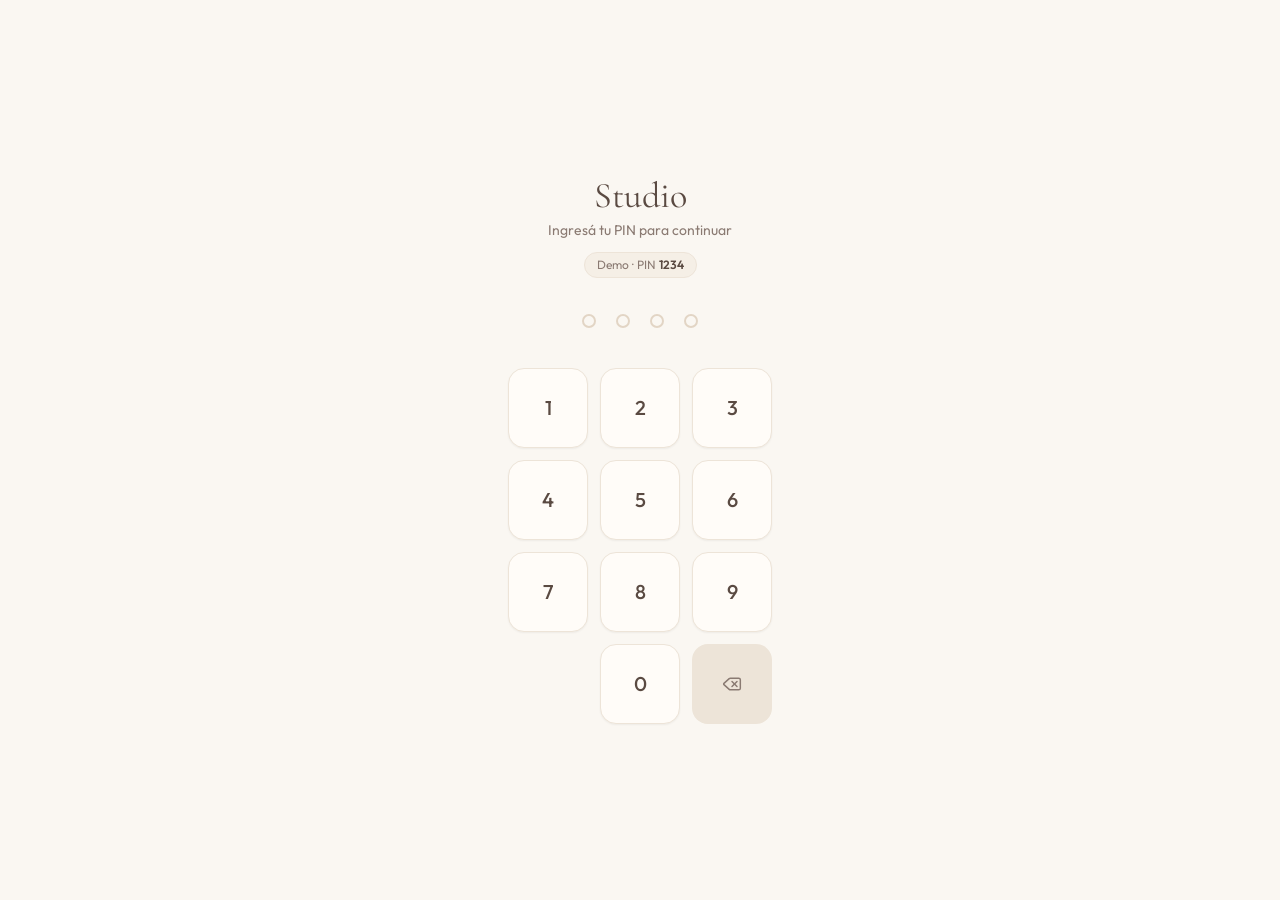
<file: dashboard-gestion-clientes/index.html>
<!doctype html>
<html lang="es">
  <head>
    <meta charset="UTF-8" />
    <link rel="icon" type="image/svg+xml" href="./favicon.svg" />
    <meta name="viewport" content="width=device-width, initial-scale=1.0, viewport-fit=cover" />
    <title>Studio · Content Dashboard — Demo</title>
    <link rel="preconnect" href="https://fonts.googleapis.com" />
    <link rel="preconnect" href="https://fonts.gstatic.com" crossorigin />
    <link
      href="https://fonts.googleapis.com/css2?family=Cormorant+Garamond:ital,wght@0,400;0,500;0,600;0,700;1,400;1,500&family=Outfit:wght@300;400;500;600;700&display=swap"
      rel="stylesheet"
    />
    <script type="module" crossorigin src="./assets/index-BwQiGIPF.js"></script>
    <link rel="modulepreload" crossorigin href="./assets/vendor-react-Ccy2z9K6.js">
    <link rel="modulepreload" crossorigin href="./assets/vendor-lucide-CTSw4OFe.js">
    <link rel="stylesheet" crossorigin href="./assets/index-BF9Gu-vg.css">
  </head>
  <body>
    <div id="root"></div>
  </body>
</html>
</file>
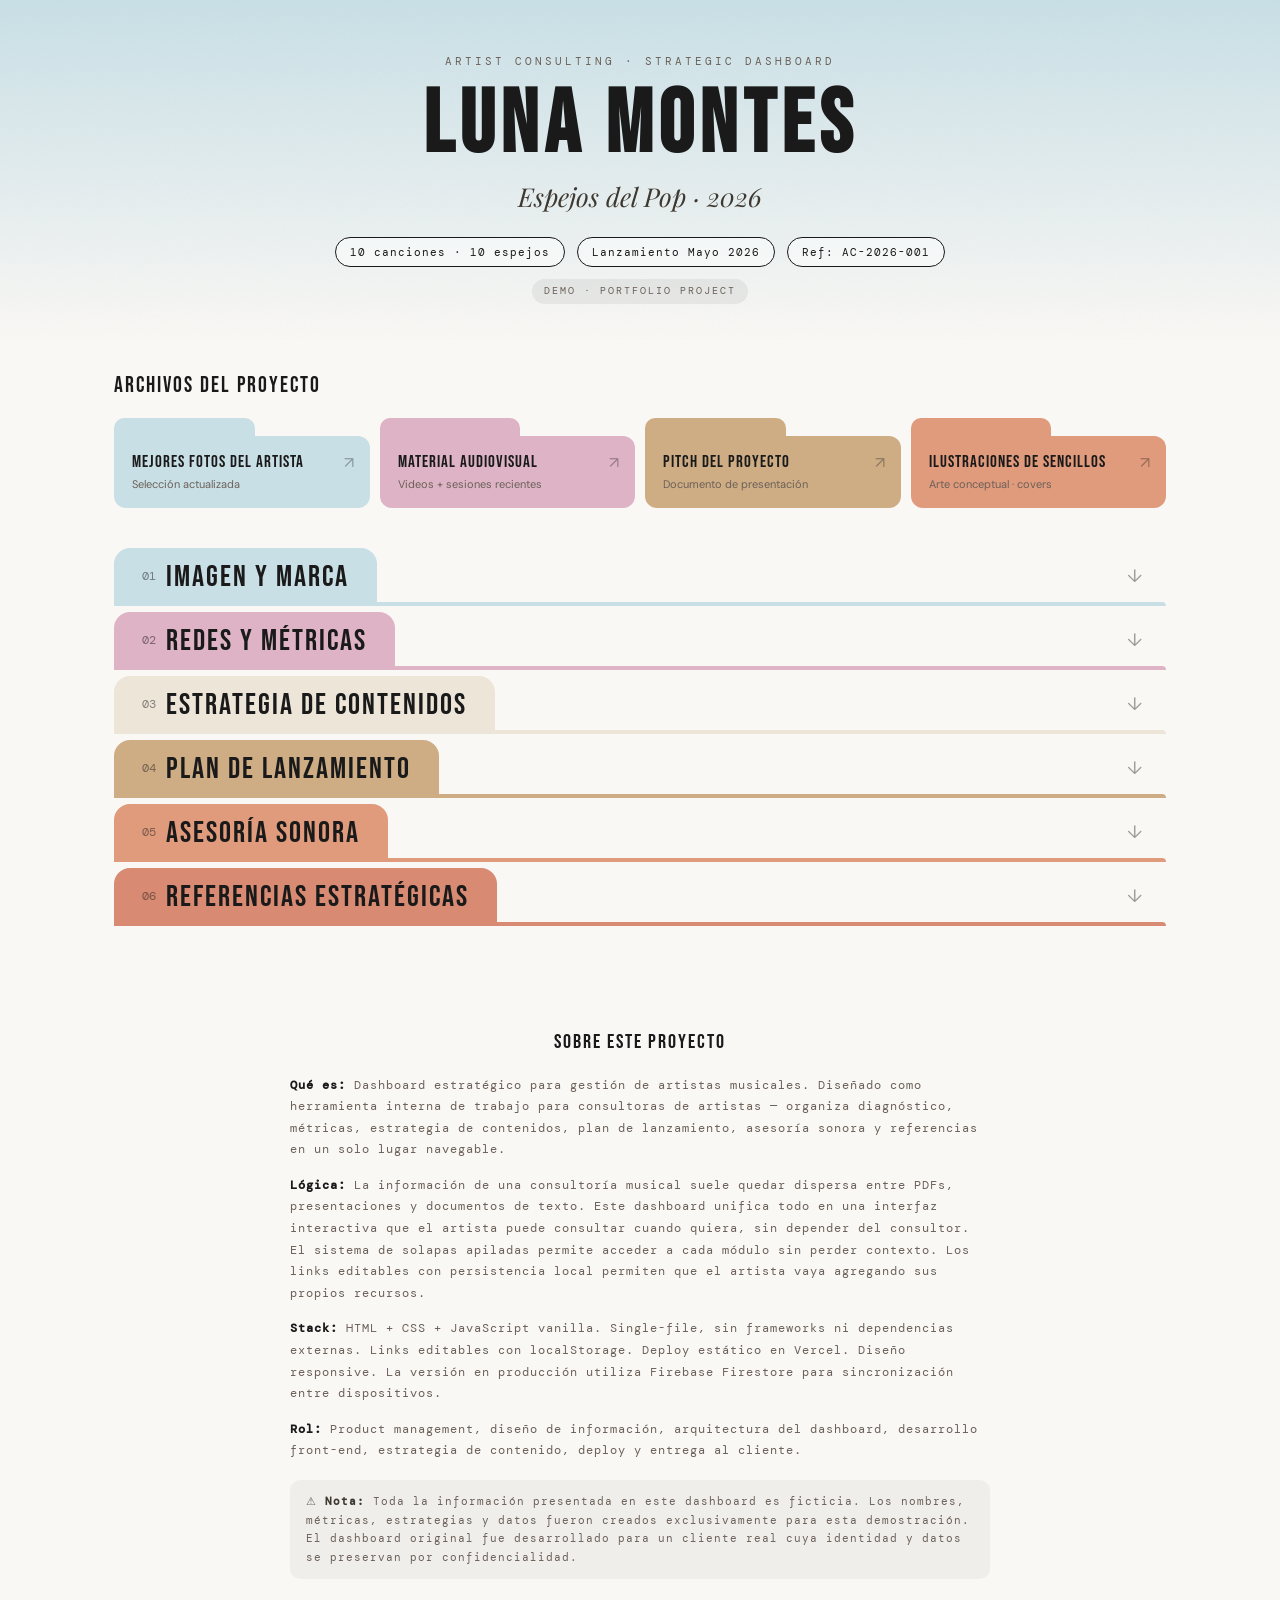
<file: dashboard-lanzamiento-musical/index.html>
<!DOCTYPE html>
<html lang="es">
<head>
<meta charset="UTF-8">
<meta name="viewport" content="width=device-width, initial-scale=1.0">
<title>Artist Strategic Dashboard — Demo</title>
<link href="https://fonts.googleapis.com/css2?family=Bebas+Neue&family=Playfair+Display:wght@400;700;900&family=DM+Sans:wght@300;400;500;600;700&family=DM+Mono:wght@400;500&display=swap" rel="stylesheet">
<style>
:root{--celeste:#c8dfe6;--rosa:#ddb3c5;--crema:#ede5d8;--arena:#cead85;--durazno:#e09a7c;--salmon:#d88a72;--text:#1a1a1a;--text-light:#3d3830;--text-muted:#6b6058;--white:#faf8f5}
*{margin:0;padding:0;box-sizing:border-box}
body{background:var(--white);color:var(--text);font-family:'DM Sans',sans-serif;font-size:15px;line-height:1.65;min-height:100vh;overflow-x:hidden}
.header{padding:52px 40px 36px;text-align:center;position:relative;background:linear-gradient(180deg,var(--celeste) 0%,var(--white) 100%)}
.header::before{content:'';position:absolute;inset:0;background:url("data:image/svg+xml,%3Csvg viewBox='0 0 256 256' xmlns='http://www.w3.org/2000/svg'%3E%3Cfilter id='n'%3E%3CfeTurbulence type='fractalNoise' baseFrequency='0.9' numOctaves='4' stitchTiles='stitch'/%3E%3C/filter%3E%3Crect width='100%25' height='100%25' filter='url(%23n)' opacity='0.04'/%3E%3C/svg%3E");pointer-events:none}
.header-label{font-family:'DM Mono',monospace;font-size:11px;letter-spacing:3px;text-transform:uppercase;color:var(--text-muted);margin-bottom:12px;position:relative}
.header h1{font-family:'Bebas Neue',sans-serif;font-size:clamp(52px,9vw,88px);letter-spacing:6px;line-height:1;margin-bottom:6px;position:relative}
.header h2{font-family:'Playfair Display',serif;font-size:clamp(18px,3vw,26px);font-weight:400;font-style:italic;color:var(--text-light);margin-bottom:18px;position:relative}
.header-meta{display:flex;gap:12px;justify-content:center;flex-wrap:wrap;position:relative}
.header-badge{font-family:'DM Mono',monospace;font-size:11px;letter-spacing:1px;padding:5px 14px;border-radius:20px;border:1.5px solid var(--text);color:var(--text);background:rgba(255,255,255,0.45)}
.demo-badge{font-family:'DM Mono',monospace;font-size:10px;letter-spacing:2px;padding:4px 12px;border-radius:20px;background:rgba(0,0,0,0.06);color:var(--text-muted);margin-top:12px;display:inline-block;position:relative}
.wrap{max-width:1100px;margin:0 auto;padding:0 24px}
.drive-section{padding:28px 0 8px}.drive-section-label{font-family:'Bebas Neue',sans-serif;font-size:22px;letter-spacing:2px;margin-bottom:14px}
.drive-grid{display:grid;grid-template-columns:repeat(auto-fit,minmax(230px,1fr));gap:10px}
.drive-folder{position:relative;text-decoration:none;color:var(--text);display:block;transition:transform 0.2s;cursor:pointer}.drive-folder:hover{transform:translateY(-2px)}
.drive-folder-tab{width:55%;height:18px;border-radius:10px 10px 0 0;position:relative;z-index:1}
.drive-folder-body{border-radius:0 12px 12px 12px;padding:16px 18px 14px;position:relative;min-height:70px;display:flex;flex-direction:column;justify-content:center}
.drive-folder:nth-child(1) .drive-folder-tab,.drive-folder:nth-child(1) .drive-folder-body{background:var(--celeste)}
.drive-folder:nth-child(2) .drive-folder-tab,.drive-folder:nth-child(2) .drive-folder-body{background:var(--rosa)}
.drive-folder:nth-child(3) .drive-folder-tab,.drive-folder:nth-child(3) .drive-folder-body{background:var(--arena)}
.drive-folder:nth-child(4) .drive-folder-tab,.drive-folder:nth-child(4) .drive-folder-body{background:var(--durazno)}
.drive-folder-name{font-family:'Bebas Neue',sans-serif;font-size:17px;letter-spacing:1px;line-height:1.2}.drive-folder-sub{font-size:11px;color:var(--text-muted);margin-top:3px}
.drive-folder-arrow{position:absolute;top:14px;right:16px;font-size:16px;opacity:0.35;transition:opacity 0.2s}.drive-folder:hover .drive-folder-arrow{opacity:0.7}
.modules-section{padding:32px 0 60px}.tab-stack{display:flex;flex-direction:column;gap:6px}.tab-item{position:relative}
.tab-handle{position:relative;cursor:pointer;display:flex;align-items:center;user-select:none;transition:filter 0.2s}.tab-handle:hover{filter:brightness(0.96)}
.tab-handle-tab{display:inline-flex;align-items:center;gap:10px;padding:14px 28px;border-radius:16px 16px 0 0;position:relative;z-index:2}
.tab-handle-body{flex:1;height:4px;border-radius:0 16px 0 0;align-self:flex-end}
.tab-handle-arrow{position:absolute;right:24px;top:50%;transform:translateY(-50%);font-size:18px;opacity:0.4;transition:transform 0.4s,opacity 0.3s;z-index:3}
.tab-item.active .tab-handle-arrow{transform:translateY(-50%) rotate(180deg);opacity:0.7}
.tab-number{font-family:'DM Mono',monospace;font-size:12px;opacity:0.5}
.tab-title{font-family:'Bebas Neue',sans-serif;font-size:clamp(22px,3.5vw,30px);letter-spacing:2px;line-height:1}
.tab-item:nth-child(1) .tab-handle-tab,.tab-item:nth-child(1) .tab-handle-body,.tab-item:nth-child(1) .tab-content{background:var(--celeste)}
.tab-item:nth-child(2) .tab-handle-tab,.tab-item:nth-child(2) .tab-handle-body,.tab-item:nth-child(2) .tab-content{background:var(--rosa)}
.tab-item:nth-child(3) .tab-handle-tab,.tab-item:nth-child(3) .tab-handle-body,.tab-item:nth-child(3) .tab-content{background:var(--crema)}
.tab-item:nth-child(4) .tab-handle-tab,.tab-item:nth-child(4) .tab-handle-body,.tab-item:nth-child(4) .tab-content{background:var(--arena)}
.tab-item:nth-child(5) .tab-handle-tab,.tab-item:nth-child(5) .tab-handle-body,.tab-item:nth-child(5) .tab-content{background:var(--durazno)}
.tab-item:nth-child(6) .tab-handle-tab,.tab-item:nth-child(6) .tab-handle-body,.tab-item:nth-child(6) .tab-content{background:var(--salmon)}
.tab-content{max-height:0;overflow:hidden;transition:max-height 0.5s cubic-bezier(0.25,0.46,0.45,0.94),padding 0.4s ease;padding:0 28px;border-radius:0 0 16px 16px}
.tab-item.active .tab-content{max-height:8000px;padding:12px 28px 32px}
.mod-section{margin-bottom:22px}.mod-section:last-child{margin-bottom:0}
.mod-label{font-family:'DM Mono',monospace;font-size:10px;letter-spacing:2px;text-transform:uppercase;color:var(--text-muted);margin-bottom:8px;padding-top:14px;border-top:1px solid rgba(0,0,0,0.07)}
.mod-section:first-child .mod-label{border-top:none;padding-top:4px}
.mod-text{font-size:14px;color:var(--text-light);line-height:1.75;margin-bottom:6px}.mod-text strong{color:var(--text)}
.stats-grid{display:grid;grid-template-columns:repeat(auto-fit,minmax(190px,1fr));gap:10px;margin:10px 0}
.stat-card{background:rgba(255,255,255,0.4);border-radius:12px;padding:14px 18px}
.stat-value{font-family:'Bebas Neue',sans-serif;font-size:36px;letter-spacing:1px;line-height:1}
.stat-label{font-size:12px;color:var(--text-muted);margin-top:2px}
.stat-tag{font-family:'DM Mono',monospace;font-size:10px;display:inline-block;padding:2px 8px;border-radius:8px;margin-top:5px;background:rgba(0,0,0,0.07);color:var(--text-muted)}
.stat-tag.warn{background:rgba(180,70,30,0.1);color:#8a3d1a}.stat-tag.ok{background:rgba(40,120,70,0.1);color:#1a5a38}
.pillars-grid{display:grid;grid-template-columns:repeat(auto-fit,minmax(200px,1fr));gap:10px;margin:10px 0}
.pillar-card{background:rgba(255,255,255,0.4);border-radius:12px;padding:14px 18px}.pillar-title{font-weight:700;font-size:14px;margin-bottom:4px}.pillar-desc{font-size:12px;color:var(--text-muted);line-height:1.5}
.alert-box{background:rgba(180,60,30,0.07);border-left:3px solid var(--durazno);border-radius:0 10px 10px 0;padding:12px 16px;margin:12px 0;font-size:13px;color:var(--text-light);line-height:1.65}.alert-box strong{color:#8a3d1a}
.ref-card{background:rgba(255,255,255,0.35);border-radius:12px;padding:16px 20px;margin-bottom:10px}.ref-card:last-child{margin-bottom:0}
.ref-name{font-family:'Bebas Neue',sans-serif;font-size:18px;letter-spacing:1px}.ref-sub{font-size:12px;color:var(--text-muted);font-style:italic;margin-bottom:6px}.ref-text{font-size:13px;color:var(--text-light);line-height:1.65}
.timeline{position:relative;padding-left:24px;margin:10px 0}.timeline::before{content:'';position:absolute;left:6px;top:8px;bottom:8px;width:2px;background:rgba(0,0,0,0.1)}
.tl-item{position:relative;padding:8px 0 8px 16px}.tl-item::before{content:'';position:absolute;left:-21px;top:14px;width:10px;height:10px;border-radius:50%;background:rgba(0,0,0,0.18);border:2px solid rgba(255,255,255,0.4)}
.tl-item.now::before{background:var(--text)}.tl-date{font-family:'DM Mono',monospace;font-size:11px;color:var(--text-muted)}.tl-title{font-weight:600;font-size:14px;margin:1px 0}.tl-desc{font-size:12px;color:var(--text-muted)}
.links-block{margin-top:18px;padding-top:14px;border-top:1px dashed rgba(0,0,0,0.1)}.links-label{font-family:'DM Mono',monospace;font-size:10px;letter-spacing:2px;text-transform:uppercase;color:var(--text-muted);margin-bottom:8px}
.link-row{display:flex;align-items:center;gap:8px;margin-bottom:5px}.link-row a{color:var(--text);text-decoration:none;font-size:13px;border-bottom:1px solid rgba(0,0,0,0.12);word-break:break-all;transition:border-color 0.2s}.link-row a:hover{border-color:var(--text)}
.link-del{cursor:pointer;opacity:0.25;font-size:13px;background:none;border:none;color:var(--text);padding:2px;transition:opacity 0.2s}.link-del:hover{opacity:0.7}
.add-link{display:inline-flex;align-items:center;gap:5px;background:rgba(255,255,255,0.35);border:1px dashed rgba(0,0,0,0.12);border-radius:8px;padding:7px 12px;font-family:'DM Sans',sans-serif;font-size:12px;color:var(--text-muted);cursor:pointer;transition:all 0.2s;margin-top:6px}.add-link:hover{background:rgba(255,255,255,0.55);color:var(--text)}
.modal-bg{display:none;position:fixed;inset:0;background:rgba(0,0,0,0.25);backdrop-filter:blur(4px);z-index:1000;justify-content:center;align-items:center}.modal-bg.show{display:flex}
.modal{background:var(--white);border-radius:18px;padding:28px;width:90%;max-width:400px;box-shadow:0 20px 60px rgba(0,0,0,0.14)}
.modal h3{font-family:'Bebas Neue',sans-serif;font-size:22px;letter-spacing:1px;margin-bottom:14px}
.modal input{width:100%;padding:11px 14px;border:1px solid rgba(0,0,0,0.1);border-radius:10px;font-family:'DM Sans',sans-serif;font-size:14px;margin-bottom:8px;outline:none;background:var(--crema);transition:border-color 0.2s}.modal input:focus{border-color:rgba(0,0,0,0.3)}
.modal-btns{display:flex;gap:8px;margin-top:6px}.modal-btns button{flex:1;padding:10px;border-radius:10px;border:none;font-family:'DM Sans',sans-serif;font-size:13px;font-weight:600;cursor:pointer}
.btn-ok{background:var(--text);color:var(--white)}.btn-ok:hover{opacity:0.85}.btn-no{background:rgba(0,0,0,0.05);color:var(--text)}.btn-no:hover{background:rgba(0,0,0,0.1)}
.footer{text-align:center;padding:40px 24px;font-family:'DM Mono',monospace;font-size:11px;color:var(--text-muted);letter-spacing:1px}
@media(max-width:768px){.header{padding:36px 20px 28px}.header h1{font-size:52px;letter-spacing:4px}.wrap{padding:0 16px}.tab-handle-tab{padding:12px 20px}.tab-title{font-size:20px;letter-spacing:1px}.tab-item.active .tab-content{padding:10px 18px 24px}.stats-grid,.drive-grid,.pillars-grid{grid-template-columns:1fr 1fr}.modal{padding:22px;width:94%}}
@media(max-width:480px){.header{padding:28px 16px 22px}.header h1{font-size:42px;letter-spacing:3px}.header-label{font-size:9px}.wrap{padding:0 12px}.tab-handle-tab{padding:10px 16px;border-radius:12px 12px 0 0}.tab-handle-body{border-radius:0 12px 0 0}.tab-title{font-size:17px}.tab-content{border-radius:0 0 12px 12px}.tab-item.active .tab-content{padding:8px 14px 20px}.stats-grid,.drive-grid,.pillars-grid{grid-template-columns:1fr}.drive-folder-tab{height:14px;border-radius:8px 8px 0 0}.drive-folder-body{border-radius:0 10px 10px 10px;padding:12px 14px 10px}.ref-card{padding:12px 14px}}
@media print{.tab-content{max-height:none!important;padding:14px 28px!important}.add-link,.link-del,.tab-handle-arrow{display:none}}
</style>
</head>
<body>
<div class="header">
<div class="header-label">Artist Consulting · Strategic Dashboard</div>
<h1>LUNA MONTES</h1>
<h2>Espejos del Pop · 2026</h2>
<div class="header-meta">
<span class="header-badge">10 canciones · 10 espejos</span>
<span class="header-badge">Lanzamiento Mayo 2026</span>
<span class="header-badge">Ref: AC-2026-001</span>
</div>
<div class="demo-badge">DEMO · PORTFOLIO PROJECT</div>
</div>
<div class="wrap">
<div class="drive-section">
<div class="drive-section-label">ARCHIVOS DEL PROYECTO</div>
<div class="drive-grid">
<div class="drive-folder"><div class="drive-folder-tab"></div><div class="drive-folder-body"><div class="drive-folder-name">MEJORES FOTOS DEL ARTISTA</div><div class="drive-folder-sub">Selección actualizada</div><span class="drive-folder-arrow">↗</span></div></div>
<div class="drive-folder"><div class="drive-folder-tab"></div><div class="drive-folder-body"><div class="drive-folder-name">MATERIAL AUDIOVISUAL</div><div class="drive-folder-sub">Videos + sesiones recientes</div><span class="drive-folder-arrow">↗</span></div></div>
<div class="drive-folder"><div class="drive-folder-tab"></div><div class="drive-folder-body"><div class="drive-folder-name">PITCH DEL PROYECTO</div><div class="drive-folder-sub">Documento de presentación</div><span class="drive-folder-arrow">↗</span></div></div>
<div class="drive-folder"><div class="drive-folder-tab"></div><div class="drive-folder-body"><div class="drive-folder-name">ILUSTRACIONES DE SENCILLOS</div><div class="drive-folder-sub">Arte conceptual · covers</div><span class="drive-folder-arrow">↗</span></div></div>
</div></div>
<div class="modules-section"><div class="tab-stack">

<!-- 01 --><div class="tab-item" data-module="imagen"><div class="tab-handle" onclick="toggleTab(this)"><div class="tab-handle-tab"><span class="tab-number">01</span><span class="tab-title">IMAGEN Y MARCA</span></div><div class="tab-handle-body"></div><span class="tab-handle-arrow">↓</span></div>
<div class="tab-content">
<div class="mod-section"><div class="mod-label">Concepto central</div>
<p class="mod-text"><strong>Espejos del Pop</strong> es un universo de 10 canciones que exploran las versiones internas de una misma persona. La artista adopta el rol de <strong>narradora introspectiva</strong> como personaje escénico: alguien que refleja emociones con honestidad cruda y humor sutil. El tono tiene que ser elegante y personal sin caer en lo autocompasivo — la vulnerabilidad es su fuerte, no la victimización.</p></div>
<div class="mod-section"><div class="mod-label">Estado actual</div>
<p class="mod-text">La estética gráfica del proyecto apunta bien al nicho. Las ilustraciones logran un estilo coherente con el universo de los espejos — cada sencillo es un reflejo distinto con su propia escena emocional.</p>
<p class="mod-text">Se están trabajando dos líneas de vestuario: una para redes (casual, accesible) y otra para shows (conceptual, con elementos reflectantes que refuerzan el concepto).</p></div>
<div class="mod-section"><div class="mod-label">Diagnóstico</div>
<p class="mod-text">El principal problema: la <strong>identidad visual y el mensaje comunicacional no están unificados</strong> entre plataformas. Instagram funciona como canal principal de identidad pero no convierte la exposición en crecimiento real de marca.</p>
<p class="mod-text">El contenido más natural, menos producido y más humano es el que mejor funciona. Amplificar la parte auténtica y personal es la clave — lo menos elaborado genera más impacto orgánico.</p></div>
<div class="alert-box"><strong>Acción prioritaria:</strong> Unificar la identidad visual y el mensaje comunicacional en todas las plataformas. El personaje tiene que ser coherente entre shows, redes, copy y música.</div>
<div class="links-block"><div class="links-label">Links útiles</div><div class="links-container" data-module="imagen"></div><button class="add-link" onclick="openModal('imagen')">+ Agregar link</button></div>
</div></div>

<!-- 02 --><div class="tab-item" data-module="redes"><div class="tab-handle" onclick="toggleTab(this)"><div class="tab-handle-tab"><span class="tab-number">02</span><span class="tab-title">REDES Y MÉTRICAS</span></div><div class="tab-handle-body"></div><span class="tab-handle-arrow">↓</span></div>
<div class="tab-content">
<div class="mod-section"><div class="mod-label">El dato más importante</div>
<p class="mod-text">En el último año, la artista generó <strong>los mismos streams orgánicos que en los tres años anteriores combinados</strong>. Punto de inflexión real. Sin embargo, todavía no se logró entrar en <strong>playlists editoriales de Spotify</strong>.</p></div>
<div class="mod-section"><div class="mod-label">Métricas por plataforma</div>
<div class="stats-grid">
<div class="stat-card"><div class="stat-value">8.5K</div><div class="stat-label">Instagram · seguidores</div><div class="stat-tag ok">Canal principal · orgánico</div></div>
<div class="stat-card"><div class="stat-value">15K</div><div class="stat-label">TikTok · seguidores</div><div class="stat-tag warn">Pauta · engagement bajo</div></div>
<div class="stat-card"><div class="stat-value">65K</div><div class="stat-label">Spotify · reprod. máx.</div><div class="stat-tag warn">60% streams pagos</div></div>
<div class="stat-card"><div class="stat-value">12K</div><div class="stat-label">YouTube · views orgánicos</div><div class="stat-tag">Portfolio + posicionamiento</div></div>
</div></div>
<div class="mod-section"><div class="mod-label">Análisis por canal</div>
<p class="mod-text"><strong>TikTok</strong> tiene comunidad parcialmente inflada por pauta. Lo que mejor funciona es el contenido casero y hablado.</p>
<p class="mod-text"><strong>Instagram</strong> es el canal más auténtico. 8.500+ seguidores orgánicos, publicaciones promedian 2.000–4.000 views.</p>
<p class="mod-text"><strong>Spotify</strong> tuvo un pico de 65K reproducciones con campaña. <strong>60% streams pagos, 40% orgánicos</strong>. Sin playlists editoriales, el crecimiento tiene techo.</p></div>
<div class="mod-section"><div class="mod-label">Exposición vs. conversión</div>
<div class="alert-box"><strong>Puntos de fuga:</strong> TikTok no convierte hacia Instagram ni Spotify. La prensa no impacta en plataformas. La pauta no genera comunidad orgánica fidelizada.</div></div>
<div class="links-block"><div class="links-label">Links útiles</div><div class="links-container" data-module="redes"></div><button class="add-link" onclick="openModal('redes')">+ Agregar link</button></div>
</div></div>

<!-- 03 --><div class="tab-item" data-module="contenidos"><div class="tab-handle" onclick="toggleTab(this)"><div class="tab-handle-tab"><span class="tab-number">03</span><span class="tab-title">ESTRATEGIA DE CONTENIDOS</span></div><div class="tab-handle-body"></div><span class="tab-handle-arrow">↓</span></div>
<div class="tab-content">
<div class="mod-section"><div class="mod-label">Público objetivo</div>
<p class="mod-text">Personas de <strong>25 a 40 años, urbanas, consumidoras de pop en español</strong>. Buscan autenticidad, ingenio y algo que se sienta real.</p></div>
<div class="mod-section"><div class="mod-label">Pilares de contenido</div>
<div class="pillars-grid">
<div class="pillar-card"><div class="pillar-title">🪞 El Personaje</div><div class="pillar-desc">La narradora introspectiva en situaciones cotidianas. Es el hilo que une todo.</div></div>
<div class="pillar-card"><div class="pillar-title">🎵 Musical</div><div class="pillar-desc">Previews, lanzamientos, letras, curiosidades del disco.</div></div>
<div class="pillar-card"><div class="pillar-title">🎬 Proceso Creativo</div><div class="pillar-desc">Detrás de cámaras, sesiones de estudio, composición.</div></div>
<div class="pillar-card"><div class="pillar-title">💬 Conversación</div><div class="pillar-desc">La voz personal como diferenciador. Opiniones, reflexiones, momentos reales.</div></div>
</div></div>
<div class="links-block"><div class="links-label">Links útiles</div><div class="links-container" data-module="contenidos"></div><button class="add-link" onclick="openModal('contenidos')">+ Agregar link</button></div>
</div></div>

<!-- 04 --><div class="tab-item" data-module="lanzamiento"><div class="tab-handle" onclick="toggleTab(this)"><div class="tab-handle-tab"><span class="tab-number">04</span><span class="tab-title">PLAN DE LANZAMIENTO</span></div><div class="tab-handle-body"></div><span class="tab-handle-arrow">↓</span></div>
<div class="tab-content">
<div class="mod-section"><div class="mod-label">Fecha</div>
<p class="mod-text" style="font-family:'Bebas Neue',sans-serif;font-size:28px;letter-spacing:2px;line-height:1;">MAYO 2026</p></div>
<div class="mod-section"><div class="mod-label">Pre-roll · 5 a 10 días antes</div>
<p class="mod-text">Generar expectativa sostenida sin quemar contenido. Activar <strong>pre-save en Spotify</strong>. Todos los assets visuales preparados con anticipación.</p></div>
<div class="mod-section"><div class="mod-label">Distribución</div>
<p class="mod-text">Distribuidor independiente con acceso a pitch de playlists editoriales. El pitch activo a editoriales de Spotify es la acción más importante — entrar en una editorial puede cambiar la escala del proyecto.</p></div>
<div class="mod-section"><div class="mod-label">Evolución del proyecto</div>
<div class="timeline">
<div class="tl-item"><div class="tl-date">2019</div><div class="tl-title">Primeros covers y shows acústicos</div><div class="tl-desc">Formación artística. Base de seguidores orgánica.</div></div>
<div class="tl-item"><div class="tl-date">2021</div><div class="tl-title">Primeros singles originales</div><div class="tl-desc">Identidad en formación. Producción casera.</div></div>
<div class="tl-item"><div class="tl-date">2023</div><div class="tl-title">Transición al pop contemporáneo</div><div class="tl-desc">Nuevo productor. Salto en calidad sonora.</div></div>
<div class="tl-item"><div class="tl-date">2024</div><div class="tl-title">Productor principal entra al proyecto</div><div class="tl-desc">~10 canciones producidas. Nivel profesional.</div></div>
<div class="tl-item now"><div class="tl-date">Mayo 2026</div><div class="tl-title">ESPEJOS DEL POP — Disco Debut</div><div class="tl-desc">10 temas. 5 sencillos ya lanzados.</div></div>
</div></div>
<div class="links-block"><div class="links-label">Links útiles</div><div class="links-container" data-module="lanzamiento"></div><button class="add-link" onclick="openModal('lanzamiento')">+ Agregar link</button></div>
</div></div>

<!-- 05 --><div class="tab-item" data-module="sonora"><div class="tab-handle" onclick="toggleTab(this)"><div class="tab-handle-tab"><span class="tab-number">05</span><span class="tab-title">ASESORÍA SONORA</span></div><div class="tab-handle-body"></div><span class="tab-handle-arrow">↓</span></div>
<div class="tab-content">
<div class="mod-section"><div class="mod-label">Diagnóstico</div>
<p class="mod-text">Disco completamente terminado. Algunas producciones caen en una zona gris donde "no destacan ni perjudican" — y eso no alcanza. Cuando una producción no se destaca, no le permite a la artista lucirse vocalmente.</p>
<p class="mod-text">El ingreso del <strong>productor principal actual</strong> fue el cambio que elevó la calidad y modernidad del proyecto. Sus producciones tienen el nivel que el pop actual exige.</p></div>
<div class="mod-section"><div class="mod-label">Dirección para la próxima etapa</div>
<p class="mod-text">Mantener y superar la línea de calidad alcanzada. Evaluar la incorporación de un <strong>compositor especializado en melodías</strong> — algunas no son lo suficientemente pegajosas, y para el pop eso es determinante.</p></div>
<div class="alert-box"><strong>Estrategia:</strong> Tres canciones por mes hasta completar el disco. Búsqueda activa de playlisting en paralelo.</div>
<div class="links-block"><div class="links-label">Links útiles</div><div class="links-container" data-module="sonora"></div><button class="add-link" onclick="openModal('sonora')">+ Agregar link</button></div>
</div></div>

<!-- 06 --><div class="tab-item" data-module="referencias"><div class="tab-handle" onclick="toggleTab(this)"><div class="tab-handle-tab"><span class="tab-number">06</span><span class="tab-title">REFERENCIAS ESTRATÉGICAS</span></div><div class="tab-handle-body"></div><span class="tab-handle-arrow">↓</span></div>
<div class="tab-content">
<div class="mod-section"><div class="mod-label">Patrón común</div>
<p class="mod-text">El <strong>personaje trasciende los lanzamientos</strong>. Hay un <strong>productor ancla</strong> que define la identidad sonora. Una <strong>colaboración estratégica</strong> catapulta la visibilidad. Los singles son <strong>capítulos de una historia</strong>. Y siempre hay un <strong>video o performance singular</strong> como punto de inflexión viral.</p></div>
<div class="mod-section"><div class="mod-label">Casos de referencia</div>
<div class="ref-card"><div class="ref-name">CASO A — ARTISTA CROSSOVER</div><div class="ref-sub">Actriz + cantante · Personaje consistente en cada canal</div><div class="ref-text">Logró que su personaje exista en cada interacción, no solo en la música. Lección: el personaje tiene que respirar fuera de los lanzamientos.</div></div>
<div class="ref-card"><div class="ref-name">CASO B — LP CONCEPTUAL</div><div class="ref-sub">Disco con arco narrativo</div><div class="ref-text">Comunicar explícitamente el arco del disco: cada sencillo es un espejo, cada espejo una emoción. Genera engagement narrativo sostenido.</div></div>
<div class="ref-card"><div class="ref-name">CASO C — PERFORMANCE VIRAL</div><div class="ref-sub">Video íntimo como punto de inflexión</div><div class="ref-text">Un set acústico de 5 a 10 minutos que muestre el universo completo — personaje, música, personalidad — en un solo lugar.</div></div>
<div class="ref-card"><div class="ref-name">CASO D — PROCESO COMO CONTENIDO</div><div class="ref-sub">Detrás de escena como estrategia</div><div class="ref-text">El público adulto responde bien al acceso al proceso creativo. Mostrar cómo se hace la salchicha, pero con elegancia.</div></div>
<div class="ref-card"><div class="ref-name">CASO E — FEAT ESTRATÉGICO</div><div class="ref-sub">Colaboración lateral como catapulta</div><div class="ref-text">Un feat con un artista de audiencia consolidada puede abrir una puerta que hoy está cerrada. Elegirlo con precisión quirúrgica.</div></div>
</div>
<div class="links-block"><div class="links-label">Links útiles</div><div class="links-container" data-module="referencias"></div><button class="add-link" onclick="openModal('referencias')">+ Agregar link</button></div>
</div></div>

</div></div></div>

<div class="modal-bg" id="modal"><div class="modal">
<h3>AGREGAR LINK</h3>
<input type="text" id="lName" placeholder="Nombre (ej: Spotify for Artists)">
<input type="text" id="lUrl" placeholder="URL (ej: https://...)">
<div class="modal-btns">
<button class="btn-no" onclick="closeModal()">Cancelar</button>
<button class="btn-ok" onclick="saveLink()">Guardar</button>
</div></div></div>

<div class="footer">
<div style="max-width:700px;margin:0 auto;text-align:left;">
<div style="font-family:'Bebas Neue',sans-serif;font-size:20px;letter-spacing:2px;margin-bottom:16px;text-align:center;color:var(--text);">SOBRE ESTE PROYECTO</div>
<div style="font-size:12px;color:var(--text-muted);line-height:1.8;margin-bottom:14px;">
<strong style="color:var(--text);">Qué es:</strong> Dashboard estratégico para gestión de artistas musicales. Diseñado como herramienta interna de trabajo para consultoras de artistas — organiza diagnóstico, métricas, estrategia de contenidos, plan de lanzamiento, asesoría sonora y referencias en un solo lugar navegable.
</div>
<div style="font-size:12px;color:var(--text-muted);line-height:1.8;margin-bottom:14px;">
<strong style="color:var(--text);">Lógica:</strong> La información de una consultoría musical suele quedar dispersa entre PDFs, presentaciones y documentos de texto. Este dashboard unifica todo en una interfaz interactiva que el artista puede consultar cuando quiera, sin depender del consultor. El sistema de solapas apiladas permite acceder a cada módulo sin perder contexto. Los links editables con persistencia local permiten que el artista vaya agregando sus propios recursos.
</div>
<div style="font-size:12px;color:var(--text-muted);line-height:1.8;margin-bottom:14px;">
<strong style="color:var(--text);">Stack:</strong> HTML + CSS + JavaScript vanilla. Single-file, sin frameworks ni dependencias externas. Links editables con localStorage. Deploy estático en Vercel. Diseño responsive. La versión en producción utiliza Firebase Firestore para sincronización entre dispositivos.
</div>
<div style="font-size:12px;color:var(--text-muted);line-height:1.8;margin-bottom:14px;">
<strong style="color:var(--text);">Rol:</strong> Product management, diseño de información, arquitectura del dashboard, desarrollo front-end, estrategia de contenido, deploy y entrega al cliente.
</div>
<div style="background:rgba(0,0,0,0.04);border-radius:10px;padding:12px 16px;font-size:11px;color:var(--text-muted);line-height:1.7;margin-top:18px;">
⚠ <strong style="color:var(--text-light);">Nota:</strong> Toda la información presentada en este dashboard es ficticia. Los nombres, métricas, estrategias y datos fueron creados exclusivamente para esta demostración. El dashboard original fue desarrollado para un cliente real cuya identidad y datos se preservan por confidencialidad.
</div>
</div>
</div>

<script>
function toggleTab(el){const item=el.closest('.tab-item');const was=item.classList.contains('active');document.querySelectorAll('.tab-item').forEach(t=>t.classList.remove('active'));if(!was){item.classList.add('active');setTimeout(()=>item.scrollIntoView({behavior:'smooth',block:'start'}),80)}}
let curMod='';
function getLinks(){try{return JSON.parse(localStorage.getItem('artist-demo-links')||'{}')}catch(e){return{}}}
function storeLinks(d){localStorage.setItem('artist-demo-links',JSON.stringify(d))}
function renderLinks(){const all=getLinks();document.querySelectorAll('.links-container').forEach(c=>{const m=c.dataset.module;const links=all[m]||[];c.innerHTML=links.map((l,i)=>'<div class="link-row"><span style="font-size:11px;opacity:0.4;">↗</span><a href="'+l.url+'" target="_blank" rel="noopener">'+l.name+'</a><button class="link-del" onclick="delLink(\''+m+'\','+i+')" title="Eliminar">✕</button></div>').join('')})}
function openModal(mod){curMod=mod;document.getElementById('modal').classList.add('show');document.getElementById('lName').value='';document.getElementById('lUrl').value='';document.getElementById('lName').focus()}
function closeModal(){document.getElementById('modal').classList.remove('show');curMod=''}
function saveLink(){const name=document.getElementById('lName').value.trim();let url=document.getElementById('lUrl').value.trim();if(!name||!url)return;if(!url.startsWith('http'))url='https://'+url;const all=getLinks();if(!all[curMod])all[curMod]=[];all[curMod].push({name,url});storeLinks(all);renderLinks();closeModal()}
function delLink(mod,i){const all=getLinks();if(all[mod]){all[mod].splice(i,1);storeLinks(all);renderLinks()}}
document.getElementById('modal').addEventListener('click',function(e){if(e.target===this)closeModal()});
document.addEventListener('keydown',function(e){if(e.key==='Escape')closeModal()});
document.getElementById('lUrl').addEventListener('keydown',function(e){if(e.key==='Enter')saveLink()});
renderLinks();
</script>
</body>
</html>
</file>
<file: dashboard-gestion-clientes/assets/index-BF9Gu-vg.css>
*,:before,:after{--tw-border-spacing-x: 0;--tw-border-spacing-y: 0;--tw-translate-x: 0;--tw-translate-y: 0;--tw-rotate: 0;--tw-skew-x: 0;--tw-skew-y: 0;--tw-scale-x: 1;--tw-scale-y: 1;--tw-pan-x: ;--tw-pan-y: ;--tw-pinch-zoom: ;--tw-scroll-snap-strictness: proximity;--tw-gradient-from-position: ;--tw-gradient-via-position: ;--tw-gradient-to-position: ;--tw-ordinal: ;--tw-slashed-zero: ;--tw-numeric-figure: ;--tw-numeric-spacing: ;--tw-numeric-fraction: ;--tw-ring-inset: ;--tw-ring-offset-width: 0px;--tw-ring-offset-color: #fff;--tw-ring-color: rgb(59 130 246 / .5);--tw-ring-offset-shadow: 0 0 #0000;--tw-ring-shadow: 0 0 #0000;--tw-shadow: 0 0 #0000;--tw-shadow-colored: 0 0 #0000;--tw-blur: ;--tw-brightness: ;--tw-contrast: ;--tw-grayscale: ;--tw-hue-rotate: ;--tw-invert: ;--tw-saturate: ;--tw-sepia: ;--tw-drop-shadow: ;--tw-backdrop-blur: ;--tw-backdrop-brightness: ;--tw-backdrop-contrast: ;--tw-backdrop-grayscale: ;--tw-backdrop-hue-rotate: ;--tw-backdrop-invert: ;--tw-backdrop-opacity: ;--tw-backdrop-saturate: ;--tw-backdrop-sepia: ;--tw-contain-size: ;--tw-contain-layout: ;--tw-contain-paint: ;--tw-contain-style: }::backdrop{--tw-border-spacing-x: 0;--tw-border-spacing-y: 0;--tw-translate-x: 0;--tw-translate-y: 0;--tw-rotate: 0;--tw-skew-x: 0;--tw-skew-y: 0;--tw-scale-x: 1;--tw-scale-y: 1;--tw-pan-x: ;--tw-pan-y: ;--tw-pinch-zoom: ;--tw-scroll-snap-strictness: proximity;--tw-gradient-from-position: ;--tw-gradient-via-position: ;--tw-gradient-to-position: ;--tw-ordinal: ;--tw-slashed-zero: ;--tw-numeric-figure: ;--tw-numeric-spacing: ;--tw-numeric-fraction: ;--tw-ring-inset: ;--tw-ring-offset-width: 0px;--tw-ring-offset-color: #fff;--tw-ring-color: rgb(59 130 246 / .5);--tw-ring-offset-shadow: 0 0 #0000;--tw-ring-shadow: 0 0 #0000;--tw-shadow: 0 0 #0000;--tw-shadow-colored: 0 0 #0000;--tw-blur: ;--tw-brightness: ;--tw-contrast: ;--tw-grayscale: ;--tw-hue-rotate: ;--tw-invert: ;--tw-saturate: ;--tw-sepia: ;--tw-drop-shadow: ;--tw-backdrop-blur: ;--tw-backdrop-brightness: ;--tw-backdrop-contrast: ;--tw-backdrop-grayscale: ;--tw-backdrop-hue-rotate: ;--tw-backdrop-invert: ;--tw-backdrop-opacity: ;--tw-backdrop-saturate: ;--tw-backdrop-sepia: ;--tw-contain-size: ;--tw-contain-layout: ;--tw-contain-paint: ;--tw-contain-style: }*,:before,:after{box-sizing:border-box;border-width:0;border-style:solid;border-color:#e5e7eb}:before,:after{--tw-content: ""}html,:host{line-height:1.5;-webkit-text-size-adjust:100%;-moz-tab-size:4;-o-tab-size:4;tab-size:4;font-family:ui-sans-serif,system-ui,sans-serif,"Apple Color Emoji","Segoe UI Emoji",Segoe UI Symbol,"Noto Color Emoji";font-feature-settings:normal;font-variation-settings:normal;-webkit-tap-highlight-color:transparent}body{margin:0;line-height:inherit}hr{height:0;color:inherit;border-top-width:1px}abbr:where([title]){-webkit-text-decoration:underline dotted;text-decoration:underline dotted}h1,h2,h3,h4,h5,h6{font-size:inherit;font-weight:inherit}a{color:inherit;text-decoration:inherit}b,strong{font-weight:bolder}code,kbd,samp,pre{font-family:ui-monospace,SFMono-Regular,Menlo,Monaco,Consolas,Liberation Mono,Courier New,monospace;font-feature-settings:normal;font-variation-settings:normal;font-size:1em}small{font-size:80%}sub,sup{font-size:75%;line-height:0;position:relative;vertical-align:baseline}sub{bottom:-.25em}sup{top:-.5em}table{text-indent:0;border-color:inherit;border-collapse:collapse}button,input,optgroup,select,textarea{font-family:inherit;font-feature-settings:inherit;font-variation-settings:inherit;font-size:100%;font-weight:inherit;line-height:inherit;letter-spacing:inherit;color:inherit;margin:0;padding:0}button,select{text-transform:none}button,input:where([type=button]),input:where([type=reset]),input:where([type=submit]){-webkit-appearance:button;background-color:transparent;background-image:none}:-moz-focusring{outline:auto}:-moz-ui-invalid{box-shadow:none}progress{vertical-align:baseline}::-webkit-inner-spin-button,::-webkit-outer-spin-button{height:auto}[type=search]{-webkit-appearance:textfield;outline-offset:-2px}::-webkit-search-decoration{-webkit-appearance:none}::-webkit-file-upload-button{-webkit-appearance:button;font:inherit}summary{display:list-item}blockquote,dl,dd,h1,h2,h3,h4,h5,h6,hr,figure,p,pre{margin:0}fieldset{margin:0;padding:0}legend{padding:0}ol,ul,menu{list-style:none;margin:0;padding:0}dialog{padding:0}textarea{resize:vertical}input::-moz-placeholder,textarea::-moz-placeholder{opacity:1;color:#9ca3af}input::placeholder,textarea::placeholder{opacity:1;color:#9ca3af}button,[role=button]{cursor:pointer}:disabled{cursor:default}img,svg,video,canvas,audio,iframe,embed,object{display:block;vertical-align:middle}img,video{max-width:100%;height:auto}[hidden]:where(:not([hidden=until-found])){display:none}.pointer-events-none{pointer-events:none}.visible{visibility:visible}.fixed{position:fixed}.absolute{position:absolute}.relative{position:relative}.inset-0{top:0;right:0;bottom:0;left:0}.inset-x-0{left:0;right:0}.-right-2{right:-.5rem}.-right-3{right:-.75rem}.-top-2{top:-.5rem}.-top-3{top:-.75rem}.bottom-0{bottom:0}.bottom-1{bottom:.25rem}.left-1{left:.25rem}.right-2{right:.5rem}.top-2{top:.5rem}.z-10{z-index:10}.z-50{z-index:50}.z-\[60\]{z-index:60}.mx-4{margin-left:1rem;margin-right:1rem}.mx-auto{margin-left:auto;margin-right:auto}.-mb-px{margin-bottom:-1px}.mb-0\.5{margin-bottom:.125rem}.mb-1{margin-bottom:.25rem}.mb-1\.5{margin-bottom:.375rem}.mb-10{margin-bottom:2.5rem}.mb-2{margin-bottom:.5rem}.mb-3{margin-bottom:.75rem}.mb-4{margin-bottom:1rem}.mb-5{margin-bottom:1.25rem}.mb-6{margin-bottom:1.5rem}.mb-8{margin-bottom:2rem}.mb-9{margin-bottom:2.25rem}.ml-1{margin-left:.25rem}.ml-1\.5{margin-left:.375rem}.ml-2{margin-left:.5rem}.ml-auto{margin-left:auto}.mt-0\.5{margin-top:.125rem}.mt-1{margin-top:.25rem}.mt-1\.5{margin-top:.375rem}.mt-2{margin-top:.5rem}.mt-3{margin-top:.75rem}.mt-8{margin-top:2rem}.mt-auto{margin-top:auto}.line-clamp-2{overflow:hidden;display:-webkit-box;-webkit-box-orient:vertical;-webkit-line-clamp:2}.block{display:block}.inline-block{display:inline-block}.inline{display:inline}.flex{display:flex}.grid{display:grid}.hidden{display:none}.aspect-\[4\/3\]{aspect-ratio:4/3}.aspect-square{aspect-ratio:1 / 1}.h-14{height:3.5rem}.h-16{height:4rem}.h-2{height:.5rem}.h-2\.5{height:.625rem}.h-20{height:5rem}.h-24{height:6rem}.h-3\.5{height:.875rem}.h-32{height:8rem}.h-4{height:1rem}.h-8{height:2rem}.h-9{height:2.25rem}.h-full{height:100%}.max-h-\[80vh\]{max-height:80vh}.max-h-\[85vh\]{max-height:85vh}.max-h-\[88vh\]{max-height:88vh}.min-h-\[200px\]{min-height:200px}.min-h-\[60px\]{min-height:60px}.min-h-screen{min-height:100vh}.w-14{width:3.5rem}.w-16{width:4rem}.w-2{width:.5rem}.w-2\.5{width:.625rem}.w-20{width:5rem}.w-24{width:6rem}.w-3\.5{width:.875rem}.w-32{width:8rem}.w-4{width:1rem}.w-52{width:13rem}.w-56{width:14rem}.w-8{width:2rem}.w-9{width:2.25rem}.w-fit{width:-moz-fit-content;width:fit-content}.w-full{width:100%}.min-w-0{min-width:0px}.max-w-2xl{max-width:42rem}.max-w-4xl{max-width:56rem}.max-w-lg{max-width:32rem}.max-w-sm{max-width:24rem}.flex-1{flex:1 1 0%}.shrink-0{flex-shrink:0}.rotate-180{--tw-rotate: 180deg;transform:translate(var(--tw-translate-x),var(--tw-translate-y)) rotate(var(--tw-rotate)) skew(var(--tw-skew-x)) skewY(var(--tw-skew-y)) scaleX(var(--tw-scale-x)) scaleY(var(--tw-scale-y))}.scale-110{--tw-scale-x: 1.1;--tw-scale-y: 1.1;transform:translate(var(--tw-translate-x),var(--tw-translate-y)) rotate(var(--tw-rotate)) skew(var(--tw-skew-x)) skewY(var(--tw-skew-y)) scaleX(var(--tw-scale-x)) scaleY(var(--tw-scale-y))}@keyframes pulse{50%{opacity:.5}}.animate-pulse{animation:pulse 2s cubic-bezier(.4,0,.6,1) infinite}@keyframes spin{to{transform:rotate(360deg)}}.animate-spin{animation:spin 1s linear infinite}.cursor-pointer{cursor:pointer}.select-none{-webkit-user-select:none;-moz-user-select:none;user-select:none}.resize-none{resize:none}.columns-2{-moz-columns:2;columns:2}.break-inside-avoid{-moz-column-break-inside:avoid;break-inside:avoid}.grid-cols-1{grid-template-columns:repeat(1,minmax(0,1fr))}.grid-cols-2{grid-template-columns:repeat(2,minmax(0,1fr))}.grid-cols-3{grid-template-columns:repeat(3,minmax(0,1fr))}.grid-cols-7{grid-template-columns:repeat(7,minmax(0,1fr))}.flex-col{flex-direction:column}.flex-wrap{flex-wrap:wrap}.items-start{align-items:flex-start}.items-end{align-items:flex-end}.items-center{align-items:center}.justify-end{justify-content:flex-end}.justify-center{justify-content:center}.justify-between{justify-content:space-between}.gap-0\.5{gap:.125rem}.gap-1{gap:.25rem}.gap-1\.5{gap:.375rem}.gap-2{gap:.5rem}.gap-2\.5{gap:.625rem}.gap-3{gap:.75rem}.gap-4{gap:1rem}.gap-5{gap:1.25rem}.gap-6{gap:1.5rem}.gap-8{gap:2rem}.space-y-3>:not([hidden])~:not([hidden]){--tw-space-y-reverse: 0;margin-top:calc(.75rem * calc(1 - var(--tw-space-y-reverse)));margin-bottom:calc(.75rem * var(--tw-space-y-reverse))}.overflow-hidden{overflow:hidden}.overflow-x-auto{overflow-x:auto}.overflow-y-auto{overflow-y:auto}.overflow-y-hidden{overflow-y:hidden}.overscroll-contain{overscroll-behavior:contain}.truncate{overflow:hidden;text-overflow:ellipsis;white-space:nowrap}.whitespace-nowrap{white-space:nowrap}.whitespace-pre-wrap{white-space:pre-wrap}.break-words{overflow-wrap:break-word}.rounded{border-radius:.25rem}.rounded-2xl{border-radius:1rem}.rounded-3xl{border-radius:1.5rem}.rounded-full{border-radius:9999px}.rounded-lg{border-radius:.5rem}.rounded-md{border-radius:.375rem}.rounded-sm{border-radius:.125rem}.rounded-xl{border-radius:.75rem}.rounded-r-2xl{border-top-right-radius:1rem;border-bottom-right-radius:1rem}.border{border-width:1px}.border-0{border-width:0px}.border-2{border-width:2px}.border-b{border-bottom-width:1px}.border-b-2{border-bottom-width:2px}.border-l-4{border-left-width:4px}.border-r{border-right-width:1px}.border-t{border-top-width:1px}.border-t-2{border-top-width:2px}.border-dashed{border-style:dashed}.border-beige-2{--tw-border-opacity: 1;border-color:rgb(237 228 216 / var(--tw-border-opacity, 1))}.border-beige-3{--tw-border-opacity: 1;border-color:rgb(226 213 197 / var(--tw-border-opacity, 1))}.border-rosa-claro{--tw-border-opacity: 1;border-color:rgb(223 197 197 / var(--tw-border-opacity, 1))}.border-rosa-hover{--tw-border-opacity: 1;border-color:rgb(184 144 143 / var(--tw-border-opacity, 1))}.border-rosa-viejo{--tw-border-opacity: 1;border-color:rgb(196 160 160 / var(--tw-border-opacity, 1))}.border-transparent{border-color:transparent}.border-verde-claro{--tw-border-opacity: 1;border-color:rgb(197 203 175 / var(--tw-border-opacity, 1))}.border-verde-seco\/60{border-color:#a3aa8e99}.bg-beige-1{--tw-bg-opacity: 1;background-color:rgb(245 239 230 / var(--tw-bg-opacity, 1))}.bg-beige-1\/20{background-color:#f5efe633}.bg-beige-1\/40{background-color:#f5efe666}.bg-beige-1\/50{background-color:#f5efe680}.bg-beige-2{--tw-bg-opacity: 1;background-color:rgb(237 228 216 / var(--tw-bg-opacity, 1))}.bg-beige-3{--tw-bg-opacity: 1;background-color:rgb(226 213 197 / var(--tw-bg-opacity, 1))}.bg-blanco{--tw-bg-opacity: 1;background-color:rgb(255 252 248 / var(--tw-bg-opacity, 1))}.bg-blanco\/20{background-color:#fffcf833}.bg-blanco\/90{background-color:#fffcf8e6}.bg-crema{--tw-bg-opacity: 1;background-color:rgb(250 247 242 / var(--tw-bg-opacity, 1))}.bg-rosa-claro{--tw-bg-opacity: 1;background-color:rgb(223 197 197 / var(--tw-bg-opacity, 1))}.bg-rosa-hover{--tw-bg-opacity: 1;background-color:rgb(184 144 143 / var(--tw-bg-opacity, 1))}.bg-rosa-viejo{--tw-bg-opacity: 1;background-color:rgb(196 160 160 / var(--tw-bg-opacity, 1))}.bg-texto\/20{background-color:#5a4a4233}.bg-texto\/30{background-color:#5a4a424d}.bg-texto\/40{background-color:#5a4a4266}.bg-texto\/60{background-color:#5a4a4299}.bg-texto\/80{background-color:#5a4a42cc}.bg-transparent{background-color:transparent}.bg-verde-claro{--tw-bg-opacity: 1;background-color:rgb(197 203 175 / var(--tw-bg-opacity, 1))}.bg-verde-seco{--tw-bg-opacity: 1;background-color:rgb(163 170 142 / var(--tw-bg-opacity, 1))}.object-contain{-o-object-fit:contain;object-fit:contain}.object-cover{-o-object-fit:cover;object-fit:cover}.p-0\.5{padding:.125rem}.p-1{padding:.25rem}.p-1\.5{padding:.375rem}.p-2{padding:.5rem}.p-2\.5{padding:.625rem}.p-3{padding:.75rem}.p-4{padding:1rem}.p-5{padding:1.25rem}.p-6{padding:1.5rem}.px-1{padding-left:.25rem;padding-right:.25rem}.px-1\.5{padding-left:.375rem;padding-right:.375rem}.px-2{padding-left:.5rem;padding-right:.5rem}.px-2\.5{padding-left:.625rem;padding-right:.625rem}.px-3{padding-left:.75rem;padding-right:.75rem}.px-3\.5{padding-left:.875rem;padding-right:.875rem}.px-4{padding-left:1rem;padding-right:1rem}.px-5{padding-left:1.25rem;padding-right:1.25rem}.px-6{padding-left:1.5rem;padding-right:1.5rem}.py-0\.5{padding-top:.125rem;padding-bottom:.125rem}.py-1{padding-top:.25rem;padding-bottom:.25rem}.py-1\.5{padding-top:.375rem;padding-bottom:.375rem}.py-10{padding-top:2.5rem;padding-bottom:2.5rem}.py-12{padding-top:3rem;padding-bottom:3rem}.py-16{padding-top:4rem;padding-bottom:4rem}.py-2{padding-top:.5rem;padding-bottom:.5rem}.py-2\.5{padding-top:.625rem;padding-bottom:.625rem}.py-20{padding-top:5rem;padding-bottom:5rem}.py-24{padding-top:6rem;padding-bottom:6rem}.py-3{padding-top:.75rem;padding-bottom:.75rem}.py-4{padding-top:1rem;padding-bottom:1rem}.py-5{padding-top:1.25rem;padding-bottom:1.25rem}.py-6{padding-top:1.5rem;padding-bottom:1.5rem}.py-8{padding-top:2rem;padding-bottom:2rem}.py-\[3px\]{padding-top:3px;padding-bottom:3px}.pb-0{padding-bottom:0}.pb-1{padding-bottom:.25rem}.pb-16{padding-bottom:4rem}.pb-2{padding-bottom:.5rem}.pb-3{padding-bottom:.75rem}.pb-\[env\(safe-area-inset-bottom\)\]{padding-bottom:env(safe-area-inset-bottom)}.pl-1{padding-left:.25rem}.pl-5{padding-left:1.25rem}.pt-2{padding-top:.5rem}.pt-3{padding-top:.75rem}.pt-4{padding-top:1rem}.text-left{text-align:left}.text-center{text-align:center}.font-body{font-family:Outfit,sans-serif}.font-display{font-family:Cormorant Garamond,serif}.text-2xl{font-size:1.5rem;line-height:2rem}.text-3xl{font-size:1.875rem;line-height:2.25rem}.text-4xl{font-size:2.25rem;line-height:2.5rem}.text-\[10px\]{font-size:10px}.text-\[11px\]{font-size:11px}.text-\[8px\]{font-size:8px}.text-\[9px\]{font-size:9px}.text-base{font-size:1rem;line-height:1.5rem}.text-sm{font-size:.875rem;line-height:1.25rem}.text-xl{font-size:1.25rem;line-height:1.75rem}.text-xs{font-size:.75rem;line-height:1rem}.font-medium{font-weight:500}.font-normal{font-weight:400}.font-semibold{font-weight:600}.uppercase{text-transform:uppercase}.capitalize{text-transform:capitalize}.normal-case{text-transform:none}.italic{font-style:italic}.leading-none{line-height:1}.leading-relaxed{line-height:1.625}.leading-snug{line-height:1.375}.leading-tight{line-height:1.25}.tracking-wide{letter-spacing:.025em}.tracking-widest{letter-spacing:.1em}.text-beige-3{--tw-text-opacity: 1;color:rgb(226 213 197 / var(--tw-text-opacity, 1))}.text-blanco{--tw-text-opacity: 1;color:rgb(255 252 248 / var(--tw-text-opacity, 1))}.text-blanco\/80{color:#fffcf8cc}.text-rosa-hover{--tw-text-opacity: 1;color:rgb(184 144 143 / var(--tw-text-opacity, 1))}.text-rosa-viejo{--tw-text-opacity: 1;color:rgb(196 160 160 / var(--tw-text-opacity, 1))}.text-texto{--tw-text-opacity: 1;color:rgb(90 74 66 / var(--tw-text-opacity, 1))}.text-texto-suave{--tw-text-opacity: 1;color:rgb(138 122 114 / var(--tw-text-opacity, 1))}.text-verde-hover{--tw-text-opacity: 1;color:rgb(143 150 110 / var(--tw-text-opacity, 1))}.text-verde-seco{--tw-text-opacity: 1;color:rgb(163 170 142 / var(--tw-text-opacity, 1))}.underline{text-decoration-line:underline}.placeholder-texto-suave::-moz-placeholder{--tw-placeholder-opacity: 1;color:rgb(138 122 114 / var(--tw-placeholder-opacity, 1))}.placeholder-texto-suave::placeholder{--tw-placeholder-opacity: 1;color:rgb(138 122 114 / var(--tw-placeholder-opacity, 1))}.opacity-0{opacity:0}.opacity-100{opacity:1}.opacity-60{opacity:.6}.shadow-2xl{--tw-shadow: 0 25px 50px -12px rgb(0 0 0 / .25);--tw-shadow-colored: 0 25px 50px -12px var(--tw-shadow-color);box-shadow:var(--tw-ring-offset-shadow, 0 0 #0000),var(--tw-ring-shadow, 0 0 #0000),var(--tw-shadow)}.shadow-lg{--tw-shadow: 0 10px 15px -3px rgb(0 0 0 / .1), 0 4px 6px -4px rgb(0 0 0 / .1);--tw-shadow-colored: 0 10px 15px -3px var(--tw-shadow-color), 0 4px 6px -4px var(--tw-shadow-color);box-shadow:var(--tw-ring-offset-shadow, 0 0 #0000),var(--tw-ring-shadow, 0 0 #0000),var(--tw-shadow)}.shadow-sm{--tw-shadow: 0 1px 2px 0 rgb(0 0 0 / .05);--tw-shadow-colored: 0 1px 2px 0 var(--tw-shadow-color);box-shadow:var(--tw-ring-offset-shadow, 0 0 #0000),var(--tw-ring-shadow, 0 0 #0000),var(--tw-shadow)}.shadow-xl{--tw-shadow: 0 20px 25px -5px rgb(0 0 0 / .1), 0 8px 10px -6px rgb(0 0 0 / .1);--tw-shadow-colored: 0 20px 25px -5px var(--tw-shadow-color), 0 8px 10px -6px var(--tw-shadow-color);box-shadow:var(--tw-ring-offset-shadow, 0 0 #0000),var(--tw-ring-shadow, 0 0 #0000),var(--tw-shadow)}.filter{filter:var(--tw-blur) var(--tw-brightness) var(--tw-contrast) var(--tw-grayscale) var(--tw-hue-rotate) var(--tw-invert) var(--tw-saturate) var(--tw-sepia) var(--tw-drop-shadow)}.backdrop-blur-sm{--tw-backdrop-blur: blur(4px);-webkit-backdrop-filter:var(--tw-backdrop-blur) var(--tw-backdrop-brightness) var(--tw-backdrop-contrast) var(--tw-backdrop-grayscale) var(--tw-backdrop-hue-rotate) var(--tw-backdrop-invert) var(--tw-backdrop-opacity) var(--tw-backdrop-saturate) var(--tw-backdrop-sepia);backdrop-filter:var(--tw-backdrop-blur) var(--tw-backdrop-brightness) var(--tw-backdrop-contrast) var(--tw-backdrop-grayscale) var(--tw-backdrop-hue-rotate) var(--tw-backdrop-invert) var(--tw-backdrop-opacity) var(--tw-backdrop-saturate) var(--tw-backdrop-sepia)}.transition{transition-property:color,background-color,border-color,text-decoration-color,fill,stroke,opacity,box-shadow,transform,filter,backdrop-filter;transition-timing-function:cubic-bezier(.4,0,.2,1);transition-duration:.15s}.transition-all{transition-property:all;transition-timing-function:cubic-bezier(.4,0,.2,1);transition-duration:.15s}.transition-colors{transition-property:color,background-color,border-color,text-decoration-color,fill,stroke;transition-timing-function:cubic-bezier(.4,0,.2,1);transition-duration:.15s}.transition-opacity{transition-property:opacity;transition-timing-function:cubic-bezier(.4,0,.2,1);transition-duration:.15s}.transition-transform{transition-property:transform;transition-timing-function:cubic-bezier(.4,0,.2,1);transition-duration:.15s}.duration-150{transition-duration:.15s}.duration-200{transition-duration:.2s}.duration-300{transition-duration:.3s}:root{--rosa-viejo: #c4a0a0;--rosa-claro: #dfc5c5;--rosa-hover: #b8908f;--verde-seco: #a3aa8e;--verde-claro: #c5cbaf;--verde-hover: #8f966e;--beige-1: #f5efe6;--beige-2: #ede4d8;--beige-3: #e2d5c5;--crema: #faf7f2;--texto: #5a4a42;--texto-suave: #6e5c55;--blanco: #fffcf8}html,body,#root{height:100%}body{margin:0;background-color:var(--crema);color:var(--texto);font-family:Outfit,sans-serif;-webkit-font-smoothing:antialiased;-moz-osx-font-smoothing:grayscale}.input-flora{width:100%;border-radius:.75rem;border-width:1px;--tw-border-opacity: 1;border-color:rgb(226 213 197 / var(--tw-border-opacity, 1));--tw-bg-opacity: 1;background-color:rgb(245 239 230 / var(--tw-bg-opacity, 1));padding:.625rem 1rem;font-family:Outfit,sans-serif;font-size:.875rem;line-height:1.25rem;--tw-text-opacity: 1;color:rgb(90 74 66 / var(--tw-text-opacity, 1))}.input-flora::-moz-placeholder{--tw-placeholder-opacity: 1;color:rgb(138 122 114 / var(--tw-placeholder-opacity, 1))}.input-flora::placeholder{--tw-placeholder-opacity: 1;color:rgb(138 122 114 / var(--tw-placeholder-opacity, 1))}.input-flora{transition-property:color,background-color,border-color,text-decoration-color,fill,stroke;transition-timing-function:cubic-bezier(.4,0,.2,1);transition-duration:.15s}.input-flora:focus{--tw-border-opacity: 1;border-color:rgb(196 160 160 / var(--tw-border-opacity, 1));--tw-bg-opacity: 1;background-color:rgb(255 252 248 / var(--tw-bg-opacity, 1));outline:2px solid transparent;outline-offset:2px}.textarea-flora{resize:none;width:100%;border-radius:.75rem;border-width:1px;--tw-border-opacity: 1;border-color:rgb(226 213 197 / var(--tw-border-opacity, 1));--tw-bg-opacity: 1;background-color:rgb(245 239 230 / var(--tw-bg-opacity, 1));padding:.625rem 1rem;font-family:Outfit,sans-serif;font-size:.875rem;line-height:1.25rem;--tw-text-opacity: 1;color:rgb(90 74 66 / var(--tw-text-opacity, 1))}.textarea-flora::-moz-placeholder{--tw-placeholder-opacity: 1;color:rgb(138 122 114 / var(--tw-placeholder-opacity, 1))}.textarea-flora::placeholder{--tw-placeholder-opacity: 1;color:rgb(138 122 114 / var(--tw-placeholder-opacity, 1))}.textarea-flora{transition-property:color,background-color,border-color,text-decoration-color,fill,stroke;transition-timing-function:cubic-bezier(.4,0,.2,1);transition-duration:.15s}.textarea-flora:focus{--tw-border-opacity: 1;border-color:rgb(196 160 160 / var(--tw-border-opacity, 1));--tw-bg-opacity: 1;background-color:rgb(255 252 248 / var(--tw-bg-opacity, 1));outline:2px solid transparent;outline-offset:2px}.btn-primary{border-radius:.75rem;--tw-bg-opacity: 1;background-color:rgb(196 160 160 / var(--tw-bg-opacity, 1));padding:.625rem 1.25rem;font-family:Outfit,sans-serif;font-size:.875rem;line-height:1.25rem;font-weight:500;--tw-text-opacity: 1;color:rgb(255 252 248 / var(--tw-text-opacity, 1));transition-property:color,background-color,border-color,text-decoration-color,fill,stroke;transition-timing-function:cubic-bezier(.4,0,.2,1);transition-duration:.15s}.btn-primary:hover{--tw-bg-opacity: 1;background-color:rgb(184 144 143 / var(--tw-bg-opacity, 1))}.btn-ghost{border-radius:.75rem;padding:.625rem 1rem;font-family:Outfit,sans-serif;font-size:.875rem;line-height:1.25rem;--tw-text-opacity: 1;color:rgb(90 74 66 / var(--tw-text-opacity, 1));transition-property:color,background-color,border-color,text-decoration-color,fill,stroke;transition-timing-function:cubic-bezier(.4,0,.2,1);transition-duration:.15s}.btn-ghost:hover{--tw-bg-opacity: 1;background-color:rgb(245 239 230 / var(--tw-bg-opacity, 1));--tw-text-opacity: 1;color:rgb(90 74 66 / var(--tw-text-opacity, 1))}@keyframes shake{0%,to{transform:translate(0)}20%{transform:translate(-8px)}40%{transform:translate(8px)}60%{transform:translate(-6px)}80%{transform:translate(6px)}}.animate-shake{animation:shake .5s ease-in-out}@keyframes fade-in{0%{opacity:0;transform:translateY(4px)}to{opacity:1;transform:translateY(0)}}.animate-fade-in{animation:fade-in .2s ease-out}.placeholder\:text-texto-suave::-moz-placeholder{--tw-text-opacity: 1;color:rgb(138 122 114 / var(--tw-text-opacity, 1))}.placeholder\:text-texto-suave::placeholder{--tw-text-opacity: 1;color:rgb(138 122 114 / var(--tw-text-opacity, 1))}.last\:border-b-0:last-child{border-bottom-width:0px}.last\:pb-0:last-child{padding-bottom:0}.hover\:border-beige-3:hover{--tw-border-opacity: 1;border-color:rgb(226 213 197 / var(--tw-border-opacity, 1))}.hover\:border-rosa-viejo:hover{--tw-border-opacity: 1;border-color:rgb(196 160 160 / var(--tw-border-opacity, 1))}.hover\:border-verde-seco:hover{--tw-border-opacity: 1;border-color:rgb(163 170 142 / var(--tw-border-opacity, 1))}.hover\:bg-beige-1:hover{--tw-bg-opacity: 1;background-color:rgb(245 239 230 / var(--tw-bg-opacity, 1))}.hover\:bg-beige-3:hover{--tw-bg-opacity: 1;background-color:rgb(226 213 197 / var(--tw-bg-opacity, 1))}.hover\:bg-blanco:hover{--tw-bg-opacity: 1;background-color:rgb(255 252 248 / var(--tw-bg-opacity, 1))}.hover\:bg-rosa-claro:hover{--tw-bg-opacity: 1;background-color:rgb(223 197 197 / var(--tw-bg-opacity, 1))}.hover\:bg-rosa-hover:hover{--tw-bg-opacity: 1;background-color:rgb(184 144 143 / var(--tw-bg-opacity, 1))}.hover\:bg-rosa-viejo:hover{--tw-bg-opacity: 1;background-color:rgb(196 160 160 / var(--tw-bg-opacity, 1))}.hover\:bg-texto:hover{--tw-bg-opacity: 1;background-color:rgb(90 74 66 / var(--tw-bg-opacity, 1))}.hover\:bg-verde-claro:hover{--tw-bg-opacity: 1;background-color:rgb(197 203 175 / var(--tw-bg-opacity, 1))}.hover\:text-rosa-hover:hover{--tw-text-opacity: 1;color:rgb(184 144 143 / var(--tw-text-opacity, 1))}.hover\:text-rosa-viejo:hover{--tw-text-opacity: 1;color:rgb(196 160 160 / var(--tw-text-opacity, 1))}.hover\:text-texto:hover{--tw-text-opacity: 1;color:rgb(90 74 66 / var(--tw-text-opacity, 1))}.hover\:text-verde-hover:hover{--tw-text-opacity: 1;color:rgb(143 150 110 / var(--tw-text-opacity, 1))}.hover\:underline:hover{text-decoration-line:underline}.hover\:opacity-75:hover{opacity:.75}.hover\:opacity-80:hover{opacity:.8}.hover\:shadow-sm:hover{--tw-shadow: 0 1px 2px 0 rgb(0 0 0 / .05);--tw-shadow-colored: 0 1px 2px 0 var(--tw-shadow-color);box-shadow:var(--tw-ring-offset-shadow, 0 0 #0000),var(--tw-ring-shadow, 0 0 #0000),var(--tw-shadow)}.focus\:border-rosa-viejo:focus{--tw-border-opacity: 1;border-color:rgb(196 160 160 / var(--tw-border-opacity, 1))}.focus\:outline-none:focus{outline:2px solid transparent;outline-offset:2px}.active\:scale-90:active{--tw-scale-x: .9;--tw-scale-y: .9;transform:translate(var(--tw-translate-x),var(--tw-translate-y)) rotate(var(--tw-rotate)) skew(var(--tw-skew-x)) skewY(var(--tw-skew-y)) scaleX(var(--tw-scale-x)) scaleY(var(--tw-scale-y))}.disabled\:cursor-not-allowed:disabled{cursor:not-allowed}.disabled\:opacity-50:disabled{opacity:.5}.group:hover .group-hover\:scale-105{--tw-scale-x: 1.05;--tw-scale-y: 1.05;transform:translate(var(--tw-translate-x),var(--tw-translate-y)) rotate(var(--tw-rotate)) skew(var(--tw-skew-x)) skewY(var(--tw-skew-y)) scaleX(var(--tw-scale-x)) scaleY(var(--tw-scale-y))}.group:hover .group-hover\:scale-110{--tw-scale-x: 1.1;--tw-scale-y: 1.1;transform:translate(var(--tw-translate-x),var(--tw-translate-y)) rotate(var(--tw-rotate)) skew(var(--tw-skew-x)) skewY(var(--tw-skew-y)) scaleX(var(--tw-scale-x)) scaleY(var(--tw-scale-y))}.group:hover .group-hover\:opacity-100{opacity:1}@media (min-width: 640px){.sm\:flex{display:flex}.sm\:hidden{display:none}.sm\:h-12{height:3rem}.sm\:h-5{height:1.25rem}.sm\:min-h-\[100px\]{min-height:100px}.sm\:w-12{width:3rem}.sm\:w-5{width:1.25rem}.sm\:columns-3{-moz-columns:3;columns:3}.sm\:grid-cols-2{grid-template-columns:repeat(2,minmax(0,1fr))}.sm\:gap-1\.5{gap:.375rem}.sm\:gap-4{gap:1rem}.sm\:rounded-xl{border-radius:.75rem}.sm\:p-1\.5{padding:.375rem}.sm\:py-2{padding-top:.5rem;padding-bottom:.5rem}.sm\:text-\[11px\]{font-size:11px}.sm\:text-\[9px\]{font-size:9px}.sm\:text-xs{font-size:.75rem;line-height:1rem}.sm\:opacity-0{opacity:0}.group:hover .sm\:group-hover\:opacity-100{opacity:1}}@media (min-width: 768px){.md\:flex{display:flex}.md\:hidden{display:none}.md\:grid-cols-2{grid-template-columns:repeat(2,minmax(0,1fr))}.md\:grid-cols-3{grid-template-columns:repeat(3,minmax(0,1fr))}.md\:grid-cols-4{grid-template-columns:repeat(4,minmax(0,1fr))}.md\:p-8{padding:2rem}.md\:px-10{padding-left:2.5rem;padding-right:2.5rem}.md\:pb-0{padding-bottom:0}.md\:text-2xl{font-size:1.5rem;line-height:2rem}.md\:text-4xl{font-size:2.25rem;line-height:2.5rem}.md\:text-5xl{font-size:3rem;line-height:1}}@media (min-width: 1024px){.lg\:columns-4{-moz-columns:4;columns:4}.lg\:grid-cols-3{grid-template-columns:repeat(3,minmax(0,1fr))}.lg\:grid-cols-4{grid-template-columns:repeat(4,minmax(0,1fr))}}
</file>
